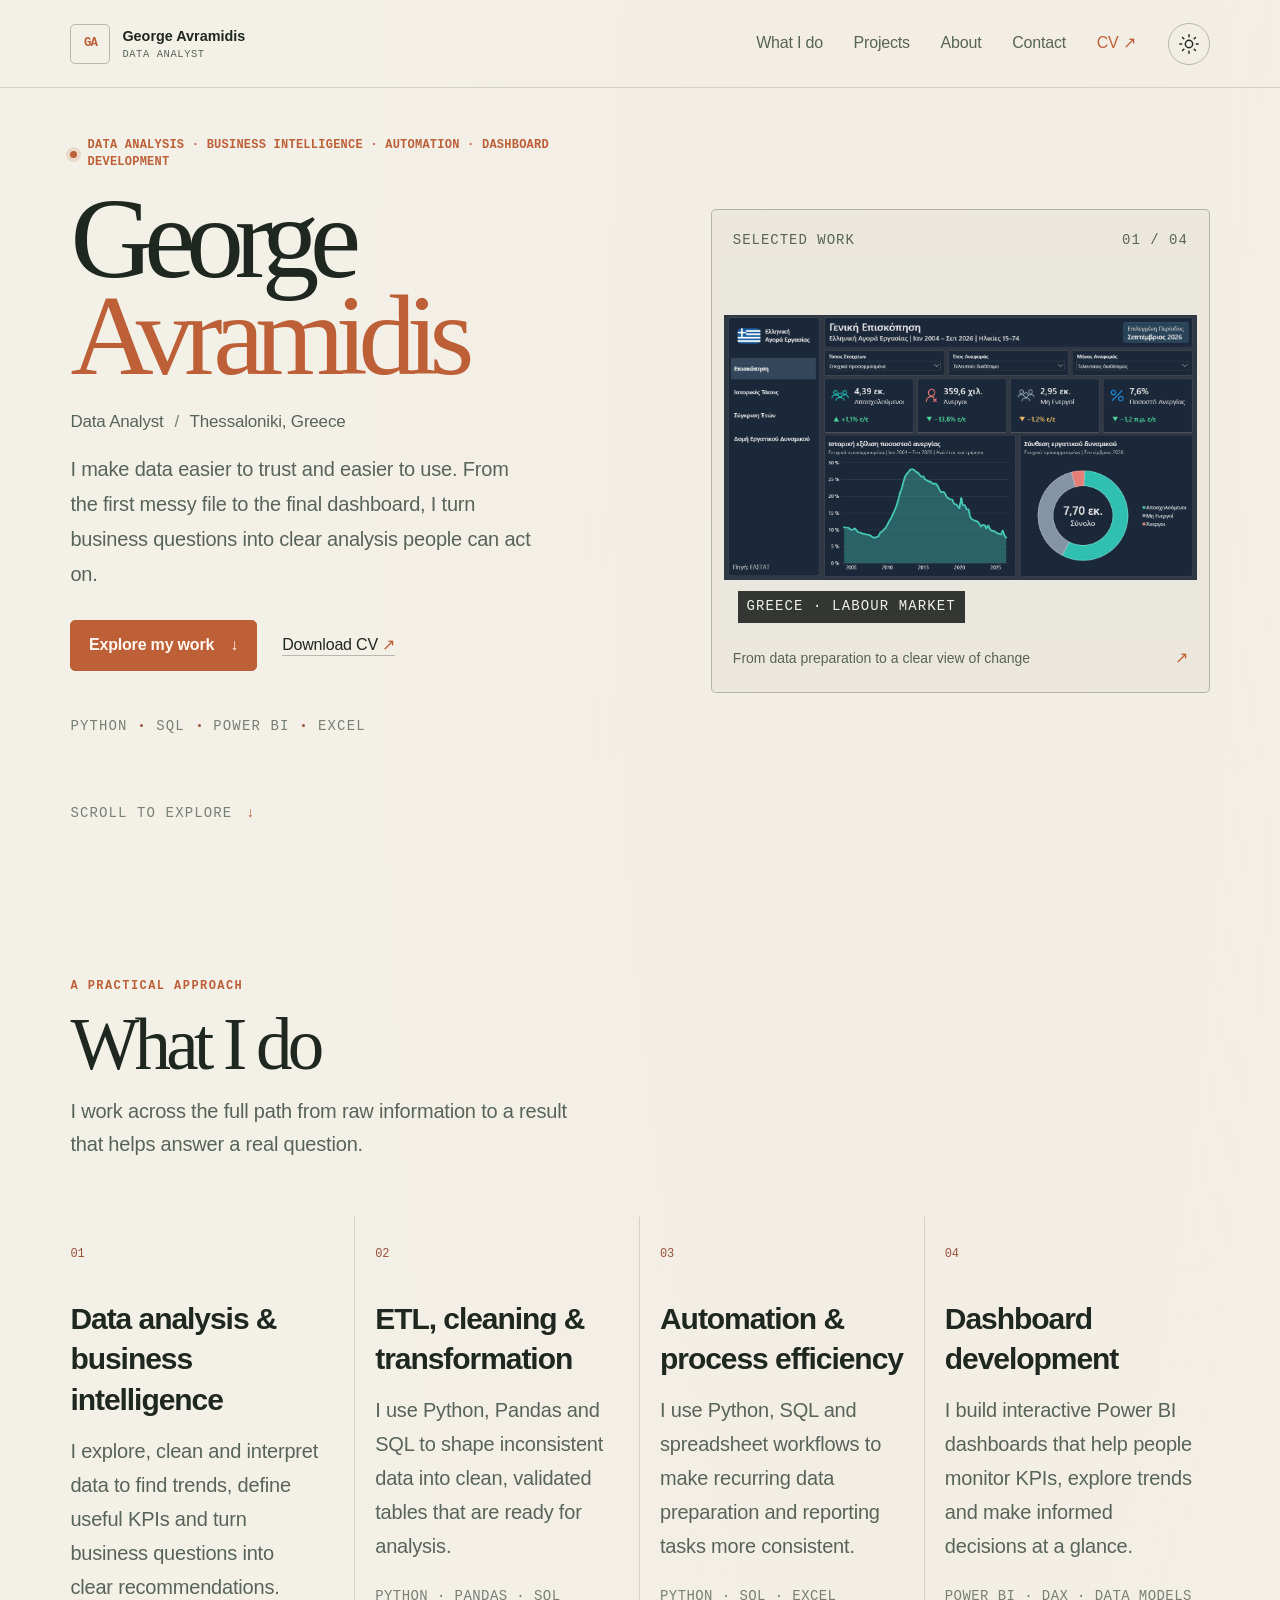
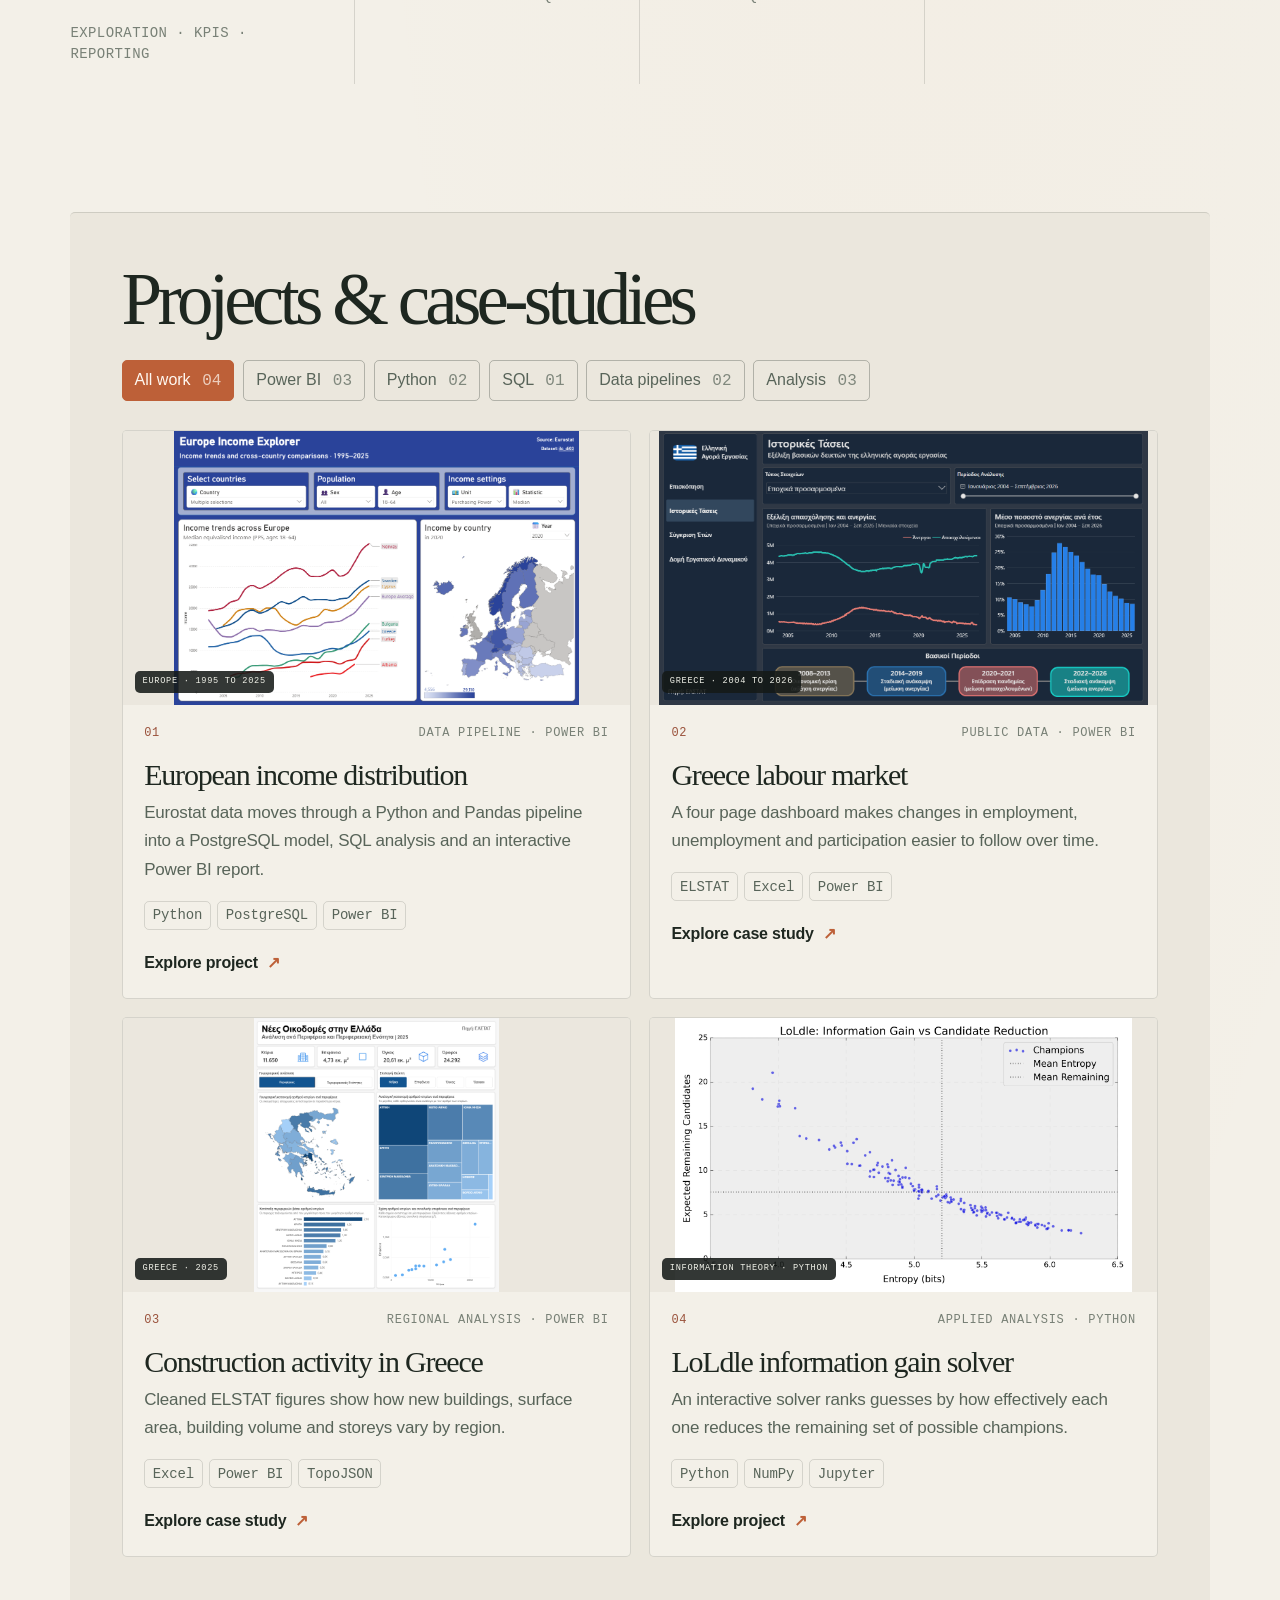
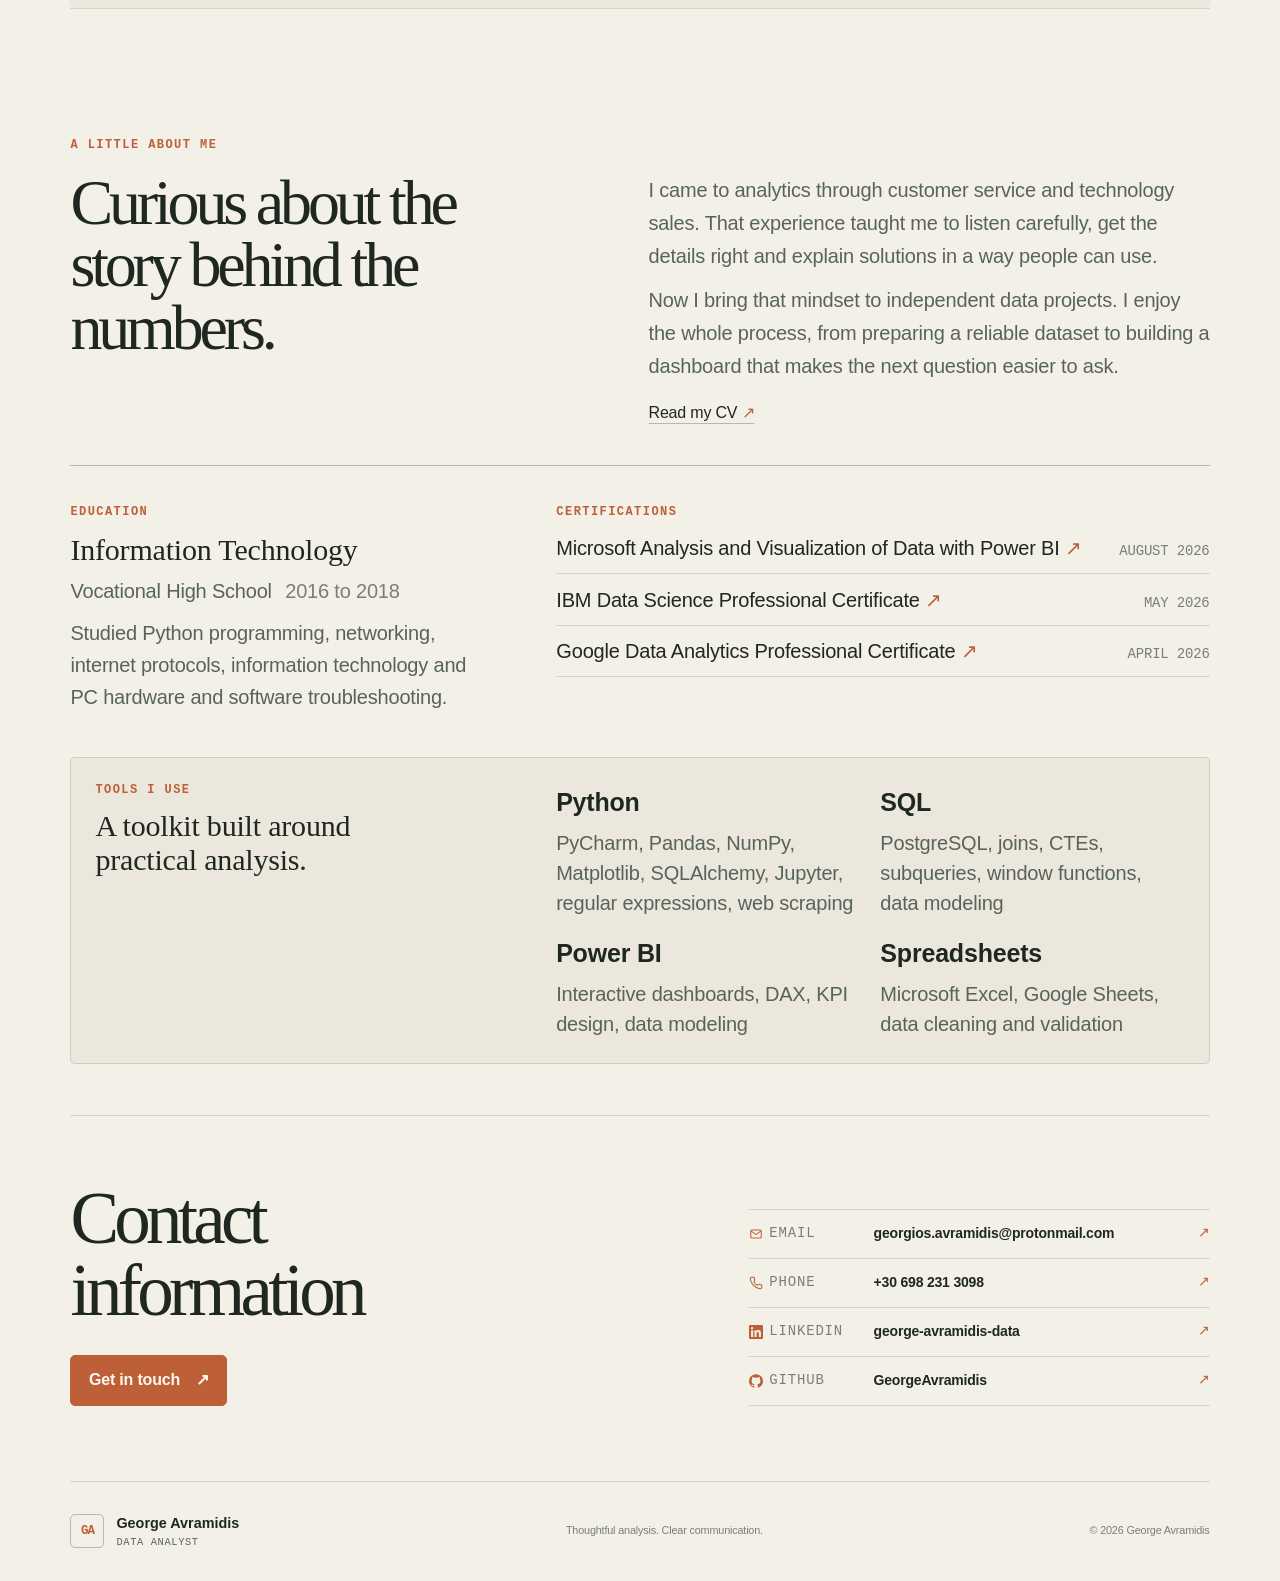
<file: index.html>
<!doctype html>
<html lang="en" data-theme="dark">
<head>
  <meta charset="utf-8">
  <meta name="viewport" content="width=device-width, initial-scale=1">
  <meta name="theme-color" content="#151a17">
  <meta name="description" content="George Avramidis is a Data Analyst who turns raw data into clear analysis, useful dashboards and better business decisions.">
  <meta property="og:title" content="George Avramidis | Data Analyst">
  <meta property="og:description" content="Analytics, data workflows and Power BI dashboards for more informed decisions.">
  <meta property="og:type" content="website">
  <meta property="og:image" content="assets/projects/labour/overview.png">
  <title>George Avramidis | Data Analyst</title>
  <link rel="icon" href="assets/favicon.svg?v=ga" type="image/svg+xml">
  <link rel="stylesheet" href="styles.css?v=2026-11-28u">
  <script src="script.js?v=2026-11-27d" defer></script>
</head>
<body>
  <a class="skip-link" href="#main">Skip to content</a>
  <header class="site-header" id="top">
    <a class="brand" href="index.html" aria-label="George Avramidis home">
      <span class="brand-mark">GA</span>
      <span class="brand-name">George Avramidis<span>Data Analyst</span></span>
    </a>
    <button class="nav-toggle" type="button" aria-expanded="false" aria-controls="site-nav" aria-label="Open navigation">
      <span></span><span></span>
    </button>
    <nav class="site-nav" id="site-nav" aria-label="Main navigation">
      <a href="#what-i-do" data-scroll-exact>What I do</a>
      <a href="#projects" data-scroll-exact>Projects</a>
      <a href="#about" data-scroll-exact>About</a>
      <a href="#contact" data-scroll-exact>Contact</a>
      <a class="nav-cv" href="assets/George_Avramidis_CV.pdf?v=2026-11-26" target="_blank" rel="noopener">CV <span aria-hidden="true">↗</span></a>
    </nav>
    <button class="theme-toggle" type="button" aria-label="Switch to light theme" title="Switch theme">
      <svg class="theme-icon" viewBox="0 0 24 24" aria-hidden="true">
        <circle cx="12" cy="12" r="4"></circle>
        <path d="M12 2v2m0 16v2M4.93 4.93l1.42 1.42m11.3 11.3 1.42 1.42M2 12h2m16 0h2M4.93 19.07l1.42-1.42m11.3-11.3 1.42-1.42"></path>
      </svg>
    </button>
  </header>

  <main id="main">
    <section class="hero page-wrap" aria-labelledby="hero-title">
      <div class="hero-copy reveal">
        <p class="eyebrow"><span class="status-dot" aria-hidden="true"></span> Data analysis · Business intelligence · Automation · Dashboard development</p>
        <h1 id="hero-title">George<br><span>Avramidis</span></h1>
        <p class="hero-role">Data Analyst <span aria-hidden="true">/</span> Thessaloniki, Greece</p>
        <p class="hero-intro">I make data easier to trust and easier to use. From the first messy file to the final dashboard, I turn business questions into clear analysis people can act on.</p>
        <div class="hero-actions">
          <a class="button button-primary" href="#projects" data-scroll-exact>Explore my work <span aria-hidden="true">↓</span></a>
          <a class="text-link" href="assets/George_Avramidis_CV.pdf?v=2026-11-26" target="_blank" rel="noopener">Download CV <span aria-hidden="true">↗</span></a>
        </div>
        <div class="hero-meta"><span>Python</span><i></i><span>SQL</span><i></i><span>Power BI</span><i></i><span>Excel</span></div>
      </div>
      <figure class="hero-visual reveal">
        <div class="hero-visual-head"><span>SELECTED WORK</span><span>01 / 04</span></div>
        <a class="hero-image-link" href="case-studies/greece-labour-market.html" aria-label="Open the Greece Labour Market Analysis case study">
          <img src="assets/projects/labour/overview.png" alt="Power BI overview of Greece labour market indicators" fetchpriority="high">
          <span class="image-index">GREECE · LABOUR MARKET</span>
        </a>
        <figcaption><span>From data preparation to a clear view of change</span><a href="case-studies/greece-labour-market.html" aria-label="View labour market case study">↗</a></figcaption>
      </figure>
      <a class="scroll-cue" href="#what-i-do" data-scroll-exact><span>Scroll to explore</span><span aria-hidden="true">↓</span></a>
    </section>

    <section class="section section-services page-wrap" id="what-i-do" aria-labelledby="services-title">
      <div class="section-heading services-heading reveal">
        <p class="eyebrow">A practical approach</p>
        <h2 id="services-title">What I do</h2>
        <p class="section-lead">I work across the full path from raw information to a result that helps answer a real question.</p>
      </div>
      <div class="services-grid">
        <article class="service-card reveal">
          <span class="service-number">01</span>
          <h3>Data analysis &amp;<br>business intelligence</h3>
          <p>I explore, clean and interpret data to find trends, define useful KPIs and turn business questions into clear recommendations.</p>
          <span class="service-tools">Exploration · KPIs · Reporting</span>
        </article>
        <article class="service-card reveal">
          <span class="service-number">02</span>
          <h3>ETL, cleaning &amp;<br>transformation</h3>
          <p>I use Python, Pandas and SQL to shape inconsistent data into clean, validated tables that are ready for analysis.</p>
          <span class="service-tools">Python · Pandas · SQL</span>
        </article>
        <article class="service-card reveal">
          <span class="service-number">03</span>
          <h3>Automation &amp;<br>process efficiency</h3>
          <p>I use Python, SQL and spreadsheet workflows to make recurring data preparation and reporting tasks more consistent.</p>
          <span class="service-tools">Python · SQL · Excel</span>
        </article>
        <article class="service-card reveal">
          <span class="service-number">04</span>
          <h3>Dashboard<br>development</h3>
          <p>I build interactive Power BI dashboards that help people monitor KPIs, explore trends and make informed decisions at a glance.</p>
          <span class="service-tools">Power BI · DAX · Data models</span>
        </article>
      </div>
    </section>

    <section class="section section-projects page-wrap" id="projects" aria-labelledby="projects-title">
      <div class="section-heading project-heading reveal">
        <div>
          <h2 id="projects-title">Projects &amp; case-studies</h2>
        </div>
      </div>
      <div class="project-filters reveal" role="group" aria-label="Filter projects">
        <button type="button" class="filter-button is-active" data-filter="all" aria-pressed="true">All work <span>04</span></button>
        <button type="button" class="filter-button" data-filter="dashboard" aria-pressed="false">Power BI <span>03</span></button>
        <button type="button" class="filter-button" data-filter="python" aria-pressed="false">Python <span>02</span></button>
        <button type="button" class="filter-button" data-filter="sql" aria-pressed="false">SQL <span>01</span></button>
        <button type="button" class="filter-button" data-filter="pipeline" aria-pressed="false">Data pipelines <span>02</span></button>
        <button type="button" class="filter-button" data-filter="analysis" aria-pressed="false">Analysis <span>03</span></button>
      </div>
      <p class="sr-only" id="filter-status" aria-live="polite"></p>
      <div class="projects-grid">
        <article class="project-card reveal" data-categories="pipeline dashboard python sql">
          <a class="project-image" href="case-studies/eurostat-income-pipeline.html" aria-label="Read the Eurostat income pipeline case study">
            <img src="assets/projects/eurostat/dashboard-current.png" alt="Latest Power BI dashboard for European income distribution" loading="lazy">
            <span class="project-image-label">EUROPE · 1995 TO 2025</span>
          </a>
          <div class="project-card-body">
            <div class="project-kicker"><span>01</span><span>Data pipeline · Power BI</span></div>
            <h3><a href="case-studies/eurostat-income-pipeline.html">European income distribution</a></h3>
            <p>Eurostat data moves through a Python and Pandas pipeline into a PostgreSQL model, SQL analysis and an interactive Power BI report.</p>
            <div class="tag-list"><span>Python</span><span>PostgreSQL</span><span>Power BI</span></div>
            <a class="card-link" href="case-studies/eurostat-income-pipeline.html">Explore project <span aria-hidden="true">↗</span></a>
          </div>
        </article>
        <article class="project-card reveal" data-categories="dashboard analysis">
          <a class="project-image" href="case-studies/greece-labour-market.html" aria-label="Read the Greece labour market case study">
            <img src="assets/projects/labour/historical-trends.png" alt="Historical employment and unemployment trends in Greece" loading="lazy">
            <span class="project-image-label">GREECE · 2004 TO 2026</span>
          </a>
          <div class="project-card-body">
            <div class="project-kicker"><span>02</span><span>Public data · Power BI</span></div>
            <h3><a href="case-studies/greece-labour-market.html">Greece labour market</a></h3>
            <p>A four page dashboard makes changes in employment, unemployment and participation easier to follow over time.</p>
            <div class="tag-list"><span>ELSTAT</span><span>Excel</span><span>Power BI</span></div>
            <a class="card-link" href="case-studies/greece-labour-market.html">Explore case study <span aria-hidden="true">↗</span></a>
          </div>
        </article>
        <article class="project-card reveal" data-categories="dashboard analysis">
          <a class="project-image" href="case-studies/greece-construction.html" aria-label="Read the Greece construction analysis case study">
            <img src="assets/projects/construction/regions-dashboard.png" alt="Power BI dashboard comparing new building activity across Greek regions" loading="lazy">
            <span class="project-image-label">GREECE · 2025</span>
          </a>
          <div class="project-card-body">
            <div class="project-kicker"><span>03</span><span>Regional analysis · Power BI</span></div>
            <h3><a href="case-studies/greece-construction.html">Construction activity in Greece</a></h3>
            <p>Cleaned ELSTAT figures show how new buildings, surface area, building volume and storeys vary by region.</p>
            <div class="tag-list"><span>Excel</span><span>Power BI</span><span>TopoJSON</span></div>
            <a class="card-link" href="case-studies/greece-construction.html">Explore case study <span aria-hidden="true">↗</span></a>
          </div>
        </article>
        <article class="project-card reveal" data-categories="pipeline analysis python">
          <a class="project-image" href="case-studies/loldle-solver.html" aria-label="Read the LoLdle solver case study">
            <img src="assets/projects/loldle/entropy-vs-candidates.png" alt="Scatter plot comparing information entropy with the expected number of remaining candidates" loading="lazy">
            <span class="project-image-label">INFORMATION THEORY · PYTHON</span>
          </a>
          <div class="project-card-body">
            <div class="project-kicker"><span>04</span><span>Applied analysis · Python</span></div>
            <h3><a href="case-studies/loldle-solver.html">LoLdle information gain solver</a></h3>
            <p>An interactive solver ranks guesses by how effectively each one reduces the remaining set of possible champions.</p>
            <div class="tag-list"><span>Python</span><span>NumPy</span><span>Jupyter</span></div>
            <a class="card-link" href="case-studies/loldle-solver.html">Explore project <span aria-hidden="true">↗</span></a>
          </div>
        </article>
      </div>
    </section>

    <section class="section section-about page-wrap" id="about" aria-labelledby="about-title">
      <div class="about-intro reveal">
        <p class="eyebrow">A little about me</p>
        <h2 id="about-title">Curious about the story behind the numbers.</h2>
      </div>
      <div class="about-copy reveal">
        <p>I came to analytics through customer service and technology sales. That experience taught me to listen carefully, get the details right and explain solutions in a way people can use.</p>
        <p>Now I bring that mindset to independent data projects. I enjoy the whole process, from preparing a reliable dataset to building a dashboard that makes the next question easier to ask.</p>
        <a class="text-link" href="assets/George_Avramidis_CV.pdf?v=2026-11-26" target="_blank" rel="noopener">Read my CV <span aria-hidden="true">↗</span></a>
      </div>
      <div class="about-details reveal">
        <div class="detail-block">
          <p class="detail-label">Education</p>
          <h3>Information Technology</h3>
          <p>Vocational High School <span>2016 to 2018</span></p>
          <p class="detail-note">Studied Python programming, networking, internet protocols, information technology and PC hardware and software troubleshooting.</p>
        </div>
        <div class="detail-block">
          <p class="detail-label">Certifications</p>
          <ul class="credential-list">
            <li><a href="https://www.coursera.org/account/accomplishments/verify/PFUOS0MH8EF7" target="_blank" rel="noopener noreferrer">Microsoft Analysis and Visualization of Data with Power BI <span>↗</span></a><small>August 2026</small></li>
            <li><a href="https://www.coursera.org/account/accomplishments/professional-cert/GWIDA51G6QZO" target="_blank" rel="noopener noreferrer">IBM Data Science Professional Certificate <span>↗</span></a><small>May 2026</small></li>
            <li><a href="https://www.coursera.org/account/accomplishments/professional-cert/458SVNIJDNKN" target="_blank" rel="noopener noreferrer">Google Data Analytics Professional Certificate <span>↗</span></a><small>April 2026</small></li>
          </ul>
        </div>
      </div>
      <div class="skills-strip reveal" aria-labelledby="skills-title">
        <div>
          <p class="eyebrow">Tools I use</p>
          <h3 id="skills-title">A toolkit built around practical analysis.</h3>
        </div>
        <div class="skills-columns">
          <div><strong>Python</strong><span>PyCharm, Pandas, NumPy, Matplotlib, SQLAlchemy, Jupyter, regular expressions, web scraping</span></div>
          <div><strong>SQL</strong><span>PostgreSQL, joins, CTEs, subqueries, window functions, data modeling</span></div>
          <div><strong>Power BI</strong><span>Interactive dashboards, DAX, KPI design, data modeling</span></div>
          <div><strong>Spreadsheets</strong><span>Microsoft Excel, Google Sheets, data cleaning and validation</span></div>
        </div>
      </div>
    </section>

    <section class="contact-panel page-wrap" id="contact" aria-labelledby="contact-title">
      <div class="contact-copy reveal">
        <h2 id="contact-title">Contact<br>information</h2>
        <a class="button button-primary" href="mailto:georgios.avramidis@protonmail.com">Get in touch <span aria-hidden="true">↗</span></a>
      </div>
      <div class="contact-links reveal">
        <a href="mailto:georgios.avramidis@protonmail.com"><span class="contact-label"><svg class="contact-icon" viewBox="0 0 24 24" fill="none" stroke="currentColor" stroke-width="1.8" stroke-linecap="round" stroke-linejoin="round" aria-hidden="true"><rect x="3" y="5" width="18" height="14" rx="2"/><path d="m4 7 8 6 8-6"/></svg>Email</span><strong>georgios.avramidis@protonmail.com</strong><span aria-hidden="true">↗</span></a>
        <a href="tel:+306982313098"><span class="contact-label"><svg class="contact-icon" viewBox="0 0 24 24" fill="none" stroke="currentColor" stroke-width="1.8" stroke-linecap="round" stroke-linejoin="round" aria-hidden="true"><path d="M22 16.92v3a2 2 0 0 1-2.18 2 19.79 19.79 0 0 1-8.63-3.07 19.5 19.5 0 0 1-6-6A19.79 19.79 0 0 1 2.14 4.2 2 2 0 0 1 4.13 2h3a2 2 0 0 1 2 1.72c.12.96.35 1.9.7 2.8a2 2 0 0 1-.45 2.11L8.1 9.91a16 16 0 0 0 6 6l1.27-1.27a2 2 0 0 1 2.11-.45c.9.35 1.84.59 2.8.7a2 2 0 0 1 1.72 2.03z"/></svg>Phone</span><strong>+30 698 231 3098</strong><span aria-hidden="true">↗</span></a>
        <a href="https://www.linkedin.com/in/george-avramidis-data/" target="_blank" rel="noopener noreferrer"><span class="contact-label"><svg class="contact-icon" viewBox="0 0 24 24" fill="currentColor" aria-hidden="true"><path d="M20.447 20.452h-3.554v-5.569c0-1.328-.027-3.037-1.852-3.037-1.853 0-2.136 1.445-2.136 2.939v5.667H9.35V9h3.414v1.561h.049c.476-.9 1.637-1.85 3.37-1.85 3.602 0 4.27 2.37 4.27 5.456v6.285zM5.337 7.433a2.062 2.062 0 1 1 0-4.124 2.062 2.062 0 0 1 0 4.124zM7.119 20.452H3.554V9h3.565v11.452zM22.225 0H1.771C.792 0 0 .774 0 1.729v20.542C0 23.227.792 24 1.771 24h20.451C23.2 24 24 23.227 24 22.271V1.729C24 .774 23.2 0 22.225 0z"/></svg>LinkedIn</span><strong>george-avramidis-data</strong><span aria-hidden="true">↗</span></a>
        <a href="https://github.com/GeorgeAvramidis" target="_blank" rel="noopener noreferrer"><span class="contact-label"><svg class="contact-icon" viewBox="0 0 24 24" fill="currentColor" aria-hidden="true"><path d="M12 .297a12 12 0 0 0-3.79 23.39c.6.111.82-.26.82-.577v-2.234c-3.338.726-4.043-1.416-4.043-1.416-.546-1.387-1.333-1.756-1.333-1.756-1.09-.745.083-.73.083-.73 1.205.084 1.84 1.237 1.84 1.237 1.07 1.835 2.807 1.305 3.492.998.108-.776.418-1.305.762-1.605-2.665-.304-5.467-1.333-5.467-5.931 0-1.31.468-2.381 1.235-3.221-.124-.303-.535-1.524.117-3.176 0 0 1.007-.322 3.3 1.23a11.5 11.5 0 0 1 6 0c2.292-1.552 3.297-1.23 3.297-1.23.653 1.653.242 2.874.119 3.176.77.84 1.233 1.91 1.233 3.22 0 4.61-2.807 5.624-5.48 5.922.43.37.823 1.103.823 2.222v3.293c0 .32.216.694.825.576A12.001 12.001 0 0 0 12 .297z"/></svg>GitHub</span><strong>GeorgeAvramidis</strong><span aria-hidden="true">↗</span></a>
      </div>
    </section>
  </main>

  <footer class="site-footer home-footer page-wrap">
    <a class="brand brand-footer" href="#top"><span class="brand-mark">GA</span><span class="brand-name">George Avramidis<span>Data Analyst</span></span></a>
    <p>Thoughtful analysis. Clear communication.</p>
    <span>© <span data-current-year>2026</span> George Avramidis</span>
  </footer>
</body>
</html>
</file>
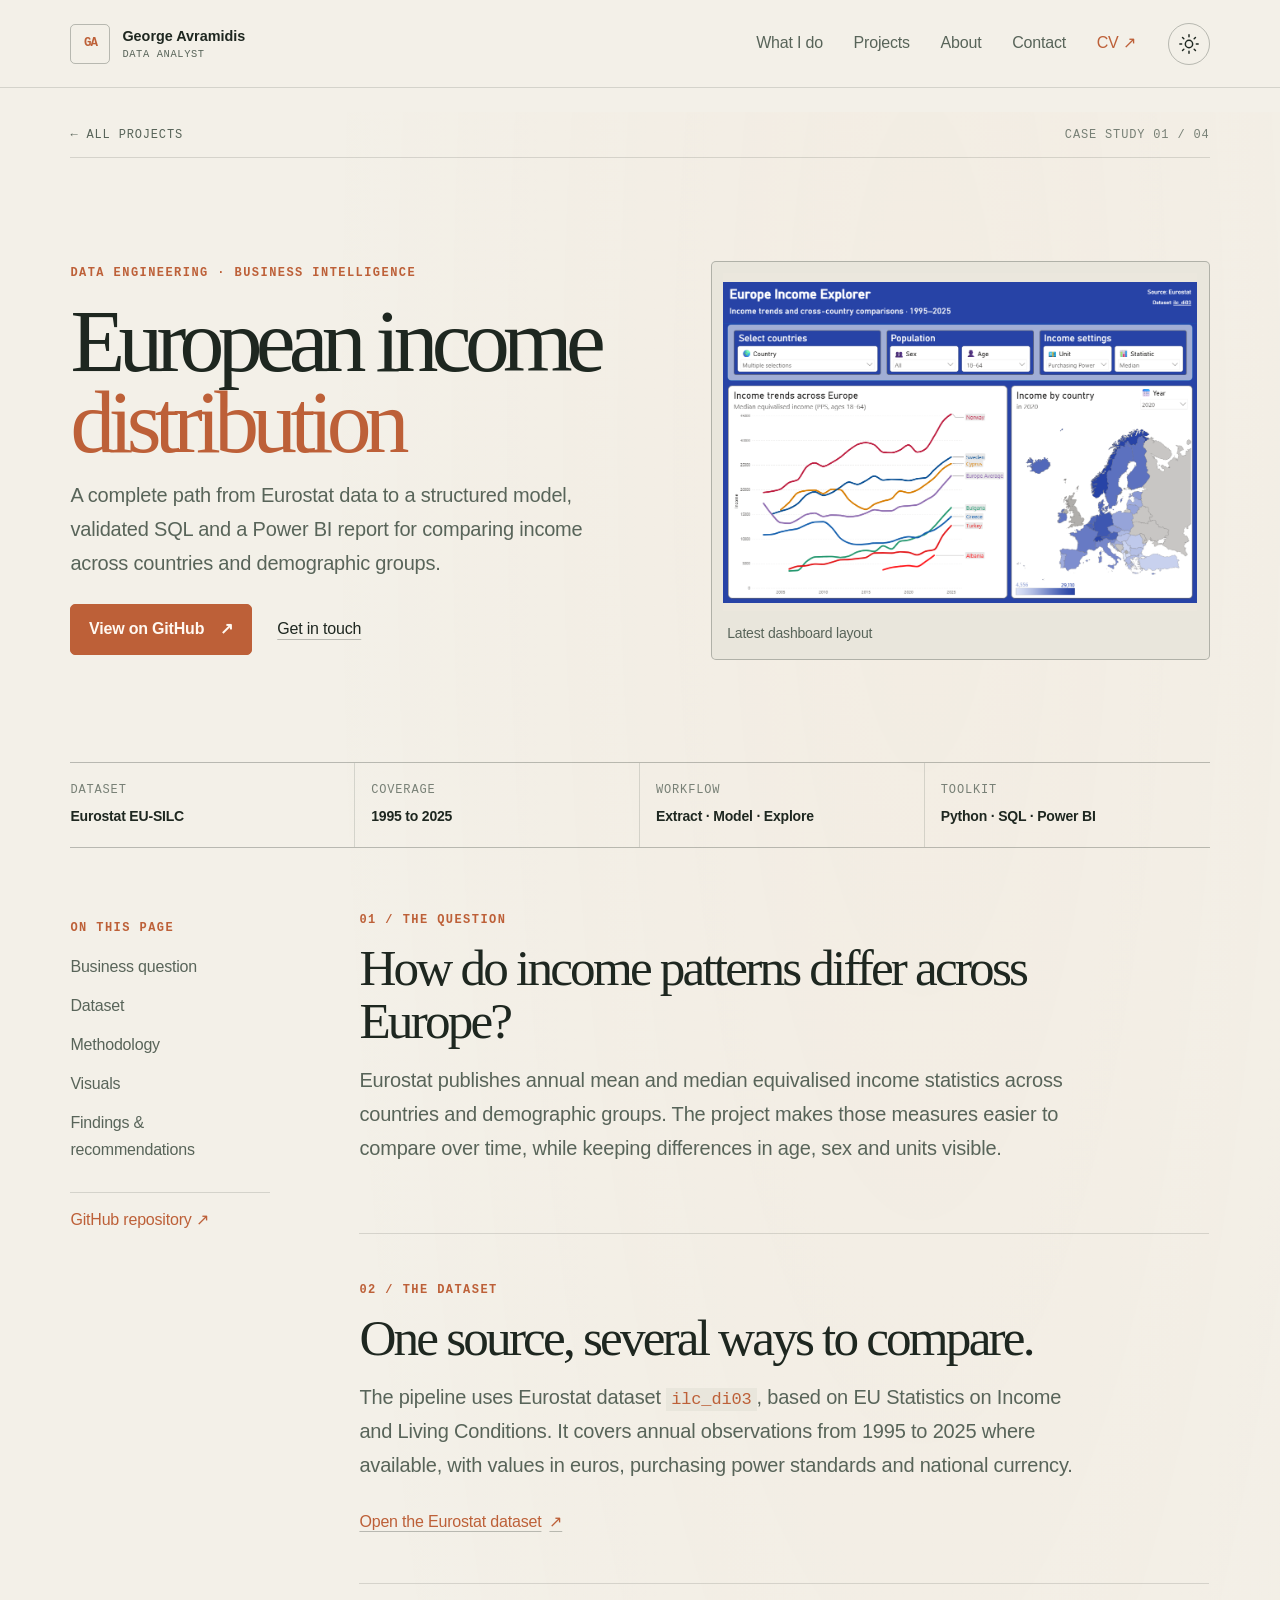
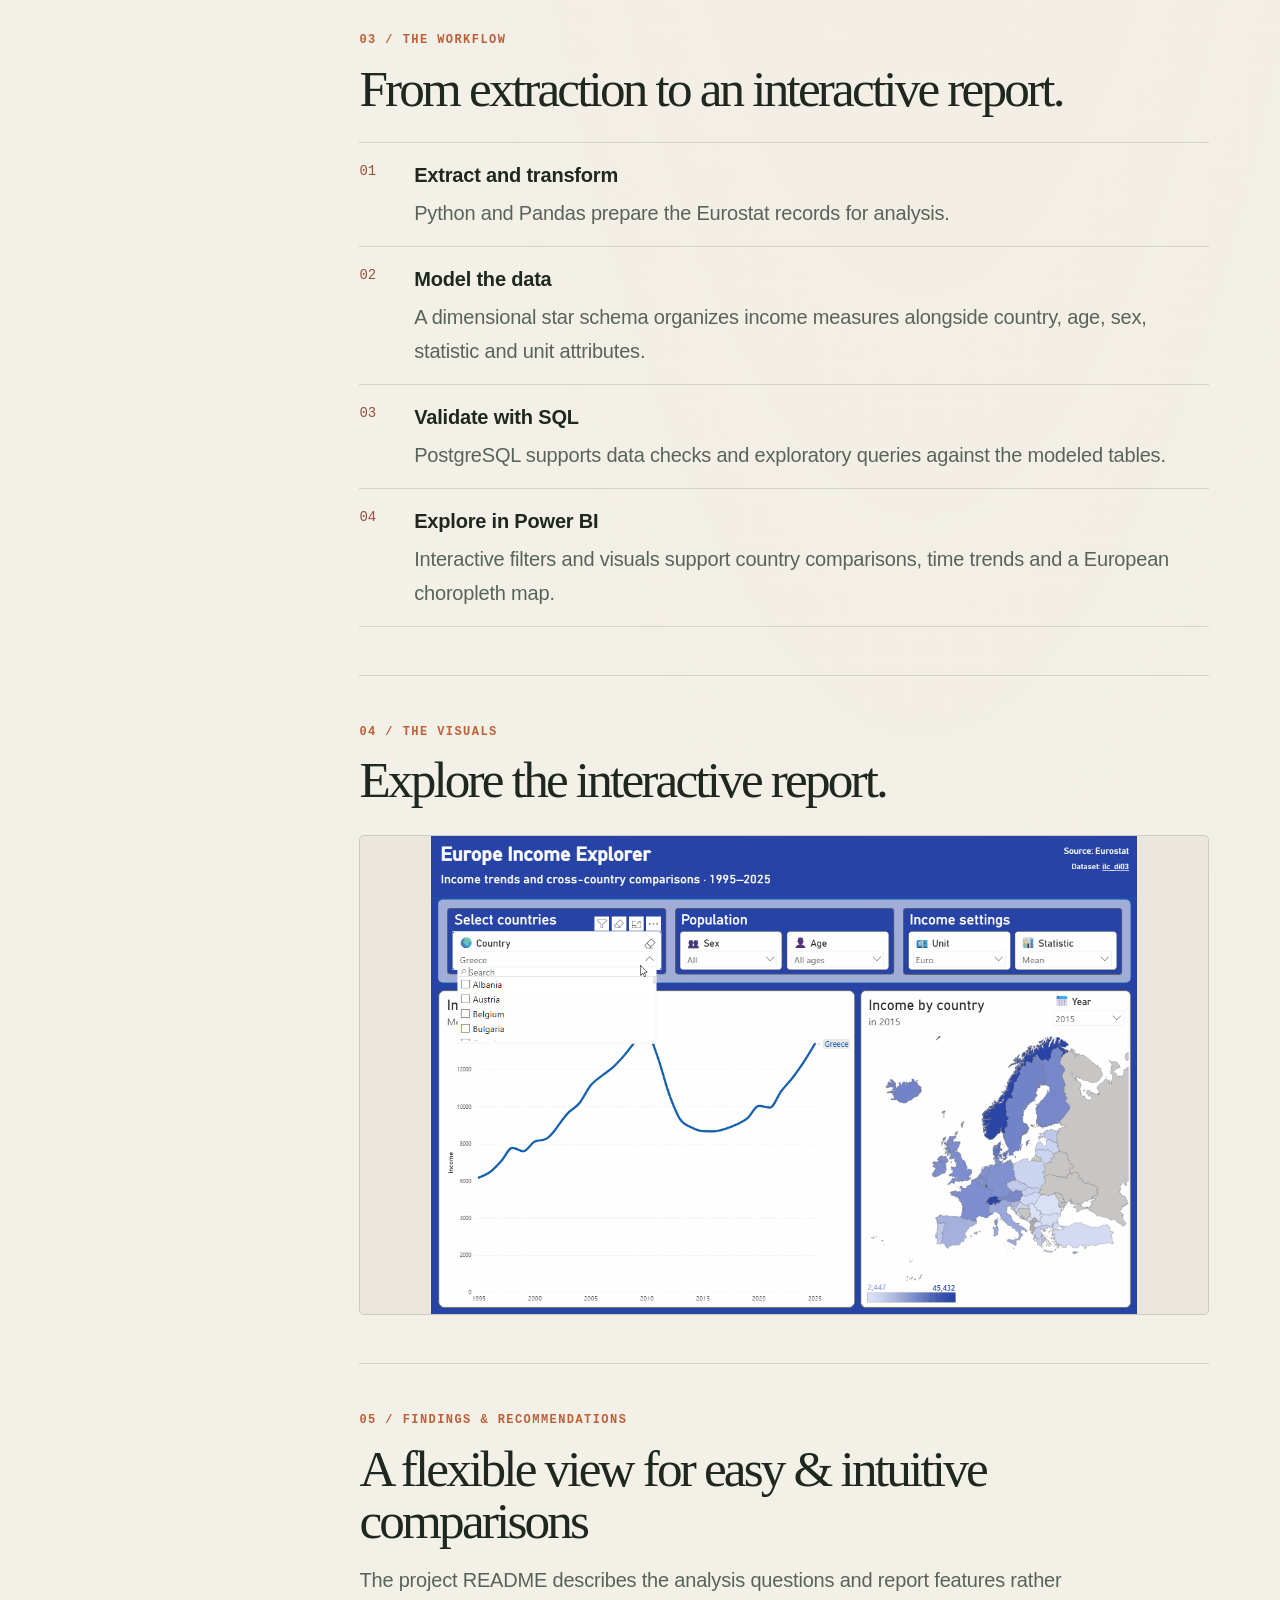
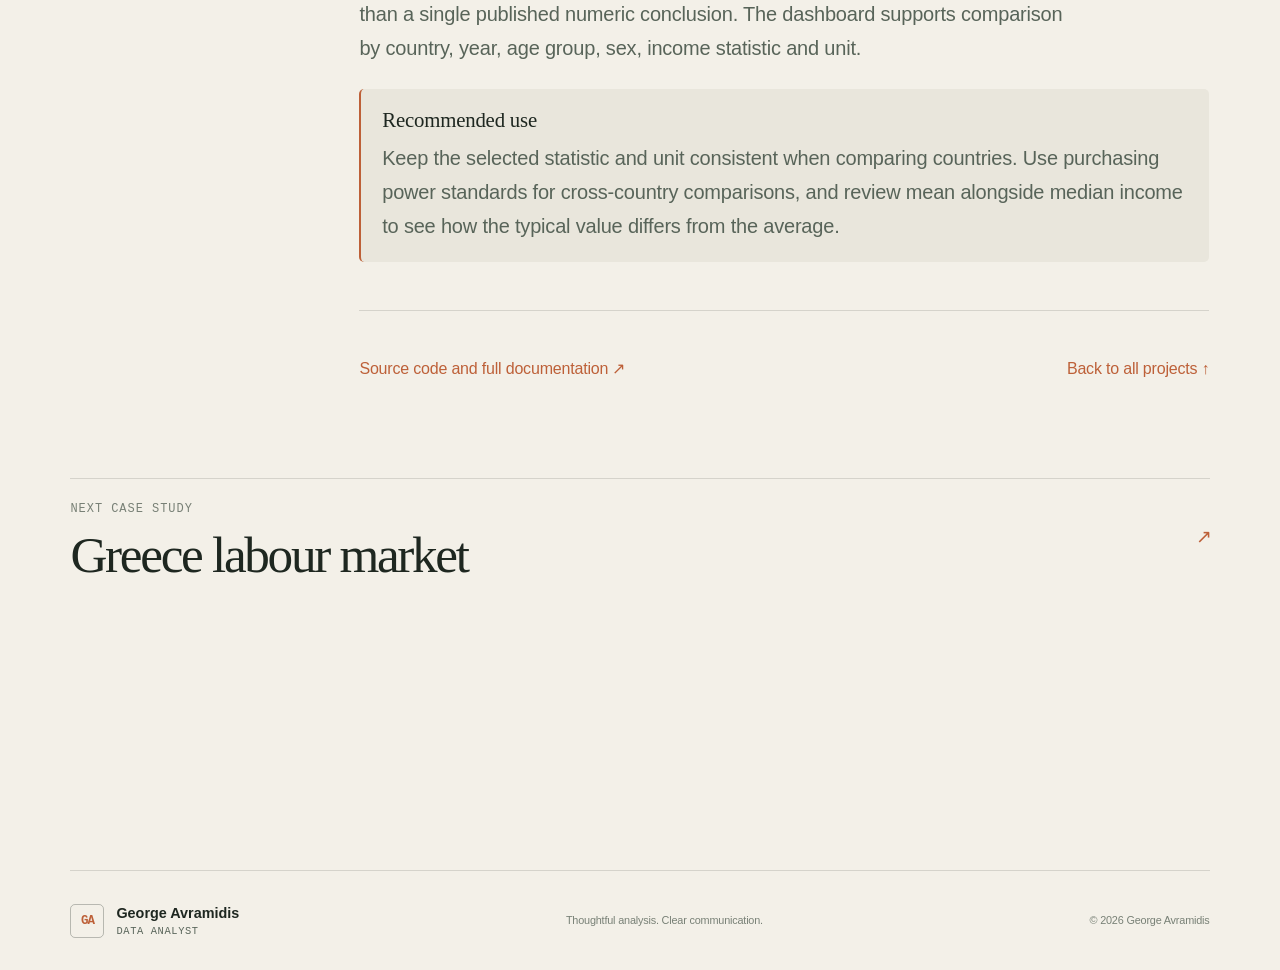
<file: case-studies/eurostat-income-pipeline.html>
<!doctype html>
<html lang="en" data-theme="dark">
<head>
  <meta charset="utf-8">
  <meta name="viewport" content="width=device-width, initial-scale=1">
  <meta name="theme-color" content="#151a17">
  <meta name="description" content="A Python, Pandas, PostgreSQL and Power BI workflow for exploring Eurostat income distribution data across Europe.">
  <title>European Income Distribution Pipeline | George Avramidis</title>
  <link rel="icon" href="../assets/favicon.svg?v=ga" type="image/svg+xml">
  <link rel="stylesheet" href="../styles.css?v=2026-11-28u">
  <script src="../script.js?v=2026-11-27d" defer></script>
</head>
<body>
  <a class="skip-link" href="#main">Skip to content</a>
  <header class="site-header">
    <a class="brand" href="../index.html" aria-label="George Avramidis home">
      <span class="brand-mark">GA</span><span class="brand-name">George Avramidis<span>Data Analyst</span></span>
    </a>
    <button class="nav-toggle" type="button" aria-expanded="false" aria-controls="site-nav" aria-label="Open navigation"><span></span><span></span></button>
    <nav class="site-nav" id="site-nav" aria-label="Main navigation">
      <a href="../index.html#what-i-do">What I do</a><a href="../index.html#projects">Projects</a><a href="../index.html#about">About</a><a href="../index.html#contact">Contact</a>
      <a class="nav-cv" href="../assets/George_Avramidis_CV.pdf?v=2026-11-26" target="_blank" rel="noopener">CV <span aria-hidden="true">↗</span></a>
    </nav>
    <button class="theme-toggle" type="button" aria-label="Switch to light theme" title="Switch theme"><svg class="theme-icon" viewBox="0 0 24 24" aria-hidden="true"><circle cx="12" cy="12" r="4"></circle><path d="M12 2v2m0 16v2M4.93 4.93l1.42 1.42m11.3 11.3 1.42 1.42M2 12h2m16 0h2M4.93 19.07l1.42-1.42m11.3-11.3 1.42-1.42"></path></svg></button>
  </header>
  <main id="main" class="case-page">
    <div class="case-crumb page-wrap"><a href="../index.html#projects">← All projects</a><span>Case study 01 / 04</span></div>
    <section class="case-hero page-wrap">
      <div class="case-title-block reveal">
        <p class="eyebrow">Data engineering · Business intelligence</p>
        <h1>European income<br><span>distribution</span></h1>
        <p class="case-deck">A complete path from Eurostat data to a structured model, validated SQL and a Power BI report for comparing income across countries and demographic groups.</p>
        <div class="hero-actions">
          <a class="button button-primary" href="https://github.com/GeorgeAvramidis/eurostat-income-pipeline" target="_blank" rel="noopener noreferrer">View on GitHub <span aria-hidden="true">↗</span></a>
          <a class="text-link" href="../index.html#contact">Get in touch</a>
        </div>
      </div>
      <figure class="case-cover reveal">
        <img src="../assets/projects/eurostat/dashboard-current.png" alt="Latest static version of the European income distribution Power BI dashboard">
        <figcaption>Latest dashboard layout</figcaption>
      </figure>
    </section>
    <div class="case-facts page-wrap reveal">
      <div><span>Dataset</span><strong>Eurostat EU-SILC</strong></div>
      <div><span>Coverage</span><strong>1995 to 2025</strong></div>
      <div><span>Workflow</span><strong>Extract · Model · Explore</strong></div>
      <div><span>Toolkit</span><strong>Python · SQL · Power BI</strong></div>
    </div>
    <div class="case-layout page-wrap">
      <aside class="case-sidebar">
        <p class="detail-label">On this page</p>
        <a href="#question">Business question</a><a href="#dataset">Dataset</a><a href="#method">Methodology</a><a href="#visuals">Visuals</a><a href="#findings">Findings &amp; recommendations</a>
        <a class="sidebar-github" href="https://github.com/GeorgeAvramidis/eurostat-income-pipeline" target="_blank" rel="noopener noreferrer">GitHub repository ↗</a>
      </aside>
      <div class="case-content">
        <section class="case-section" id="question">
          <p class="eyebrow">01 / The question</p>
          <h2>How do income patterns differ across Europe?</h2>
          <p>Eurostat publishes annual mean and median equivalised income statistics across countries and demographic groups. The project makes those measures easier to compare over time, while keeping differences in age, sex and units visible.</p>
        </section>
        <section class="case-section" id="dataset">
          <p class="eyebrow">02 / The dataset</p>
          <h2>One source, several ways to compare.</h2>
          <p>The pipeline uses Eurostat dataset <code>ilc_di03</code>, based on EU Statistics on Income and Living Conditions. It covers annual observations from 1995 to 2025 where available, with values in euros, purchasing power standards and national currency.</p>
          <a class="inline-source" href="https://ec.europa.eu/eurostat/databrowser/view/ilc_di03/default/table?lang=en" target="_blank" rel="noopener noreferrer">Open the Eurostat dataset <span aria-hidden="true">↗</span></a>
        </section>
        <section class="case-section" id="method">
          <p class="eyebrow">03 / The workflow</p>
          <h2>From extraction to an interactive report.</h2>
          <ol class="method-list">
            <li><span>01</span><div><strong>Extract and transform</strong><p>Python and Pandas prepare the Eurostat records for analysis.</p></div></li>
            <li><span>02</span><div><strong>Model the data</strong><p>A dimensional star schema organizes income measures alongside country, age, sex, statistic and unit attributes.</p></div></li>
            <li><span>03</span><div><strong>Validate with SQL</strong><p>PostgreSQL supports data checks and exploratory queries against the modeled tables.</p></div></li>
            <li><span>04</span><div><strong>Explore in Power BI</strong><p>Interactive filters and visuals support country comparisons, time trends and a European choropleth map.</p></div></li>
          </ol>
        </section>
        <section class="case-section" id="visuals">
          <p class="eyebrow">04 / The visuals</p>
          <h2>Explore the interactive report.</h2>
          <div class="visual-grid">
            <figure class="visual-card visual-wide"><img src="../assets/projects/eurostat/dashboard-exploration.gif" alt="Animated preview of the interactive Eurostat income dashboard" loading="lazy"><figcaption>Power BI dashboard preview</figcaption></figure>
          </div>
        </section>
        <section class="case-section" id="findings">
          <p class="eyebrow">05 / Findings &amp; recommendations</p>
          <h2>A flexible view for easy &amp; intuitive comparisons</h2>
          <p>The project README describes the analysis questions and report features rather than a single published numeric conclusion. The dashboard supports comparison by country, year, age group, sex, income statistic and unit.</p>
          <div class="insight-box">
            <h3>Recommended use</h3>
            <p>Keep the selected statistic and unit consistent when comparing countries. Use purchasing power standards for cross-country comparisons, and review mean alongside median income to see how the typical value differs from the average.</p>
          </div>
        </section>
        <div class="case-end-links"><a href="https://github.com/GeorgeAvramidis/eurostat-income-pipeline" target="_blank" rel="noopener noreferrer">Source code and full documentation <span aria-hidden="true">↗</span></a><a href="../index.html#projects">Back to all projects <span aria-hidden="true">↑</span></a></div>
      </div>
    </div>
    <section class="case-next page-wrap"><span>Next case study</span><a href="greece-labour-market.html">Greece labour market <b aria-hidden="true">↗</b></a></section>
  </main>
  <footer class="site-footer page-wrap"><a class="brand brand-footer" href="../index.html"><span class="brand-mark">GA</span><span class="brand-name">George Avramidis<span>Data Analyst</span></span></a><p>Thoughtful analysis. Clear communication.</p><span>© <span data-current-year>2026</span> George Avramidis</span></footer>
</body>
</html>
</file>
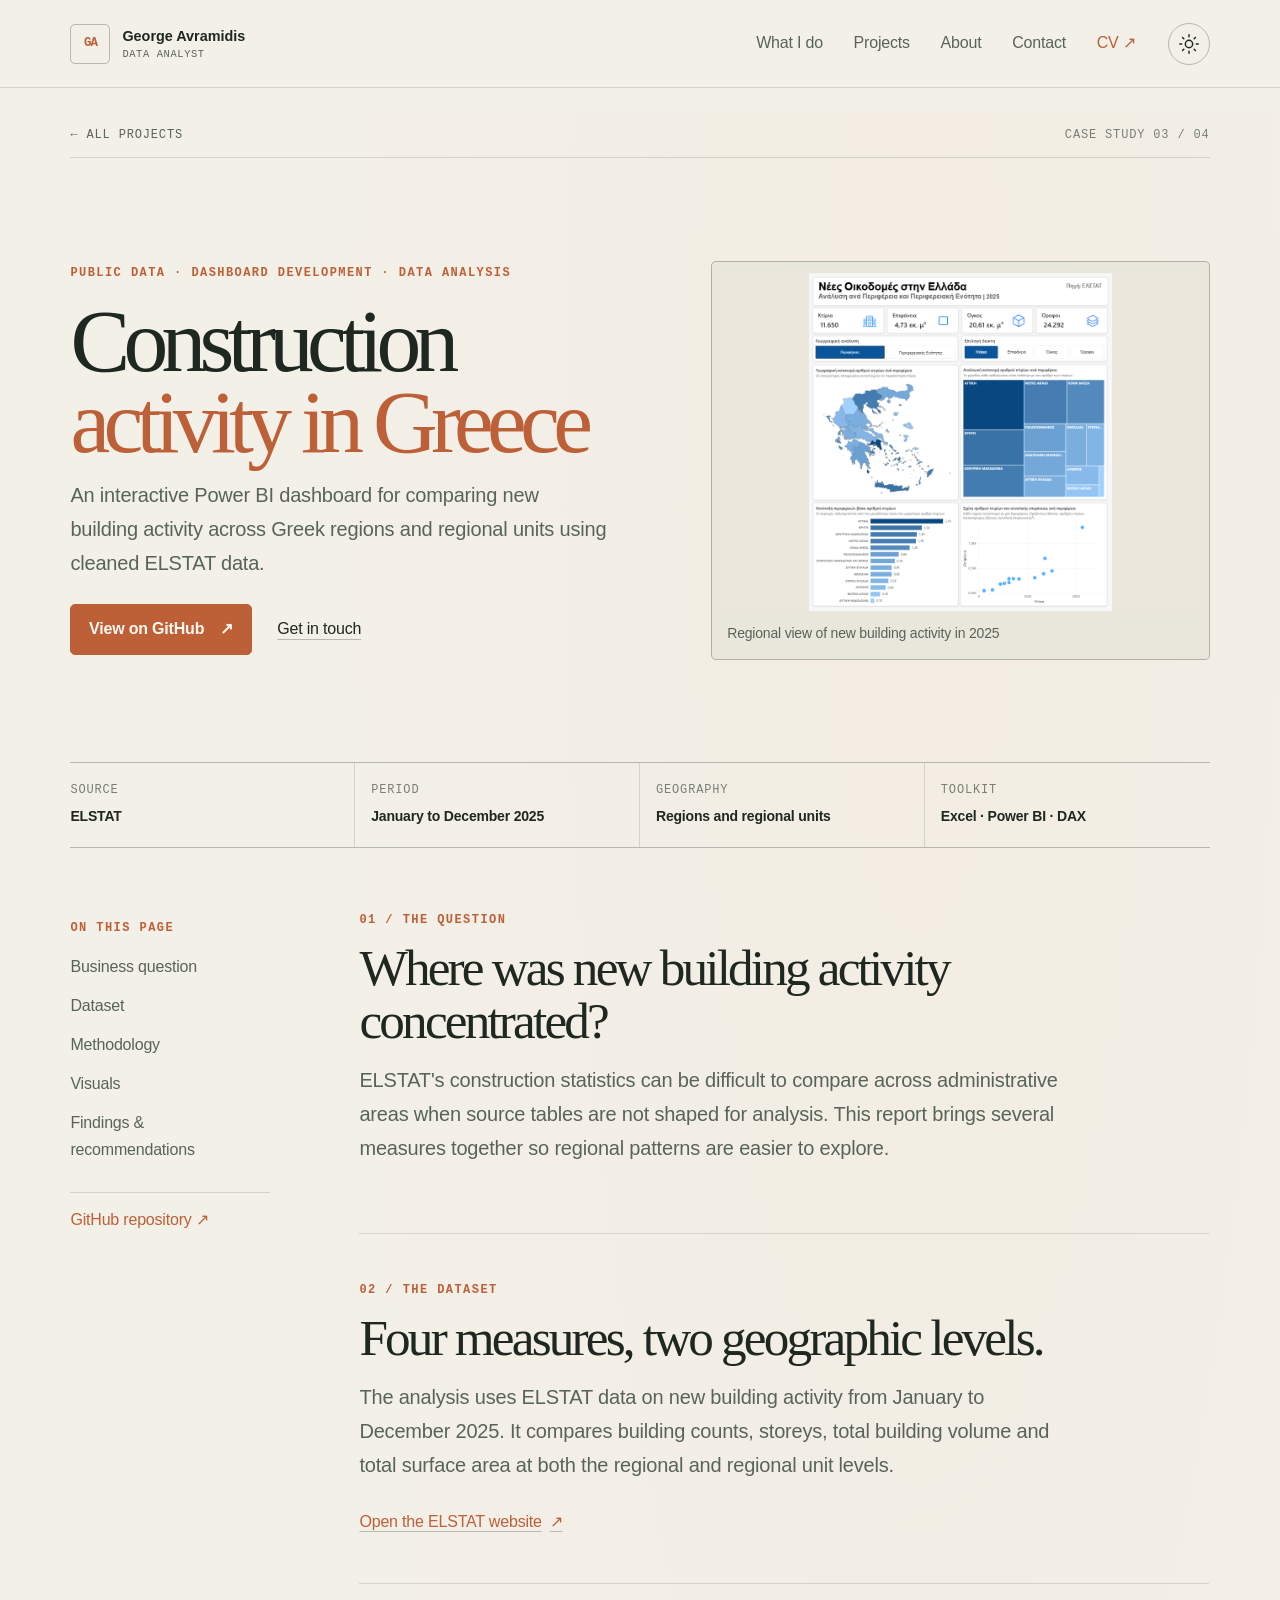
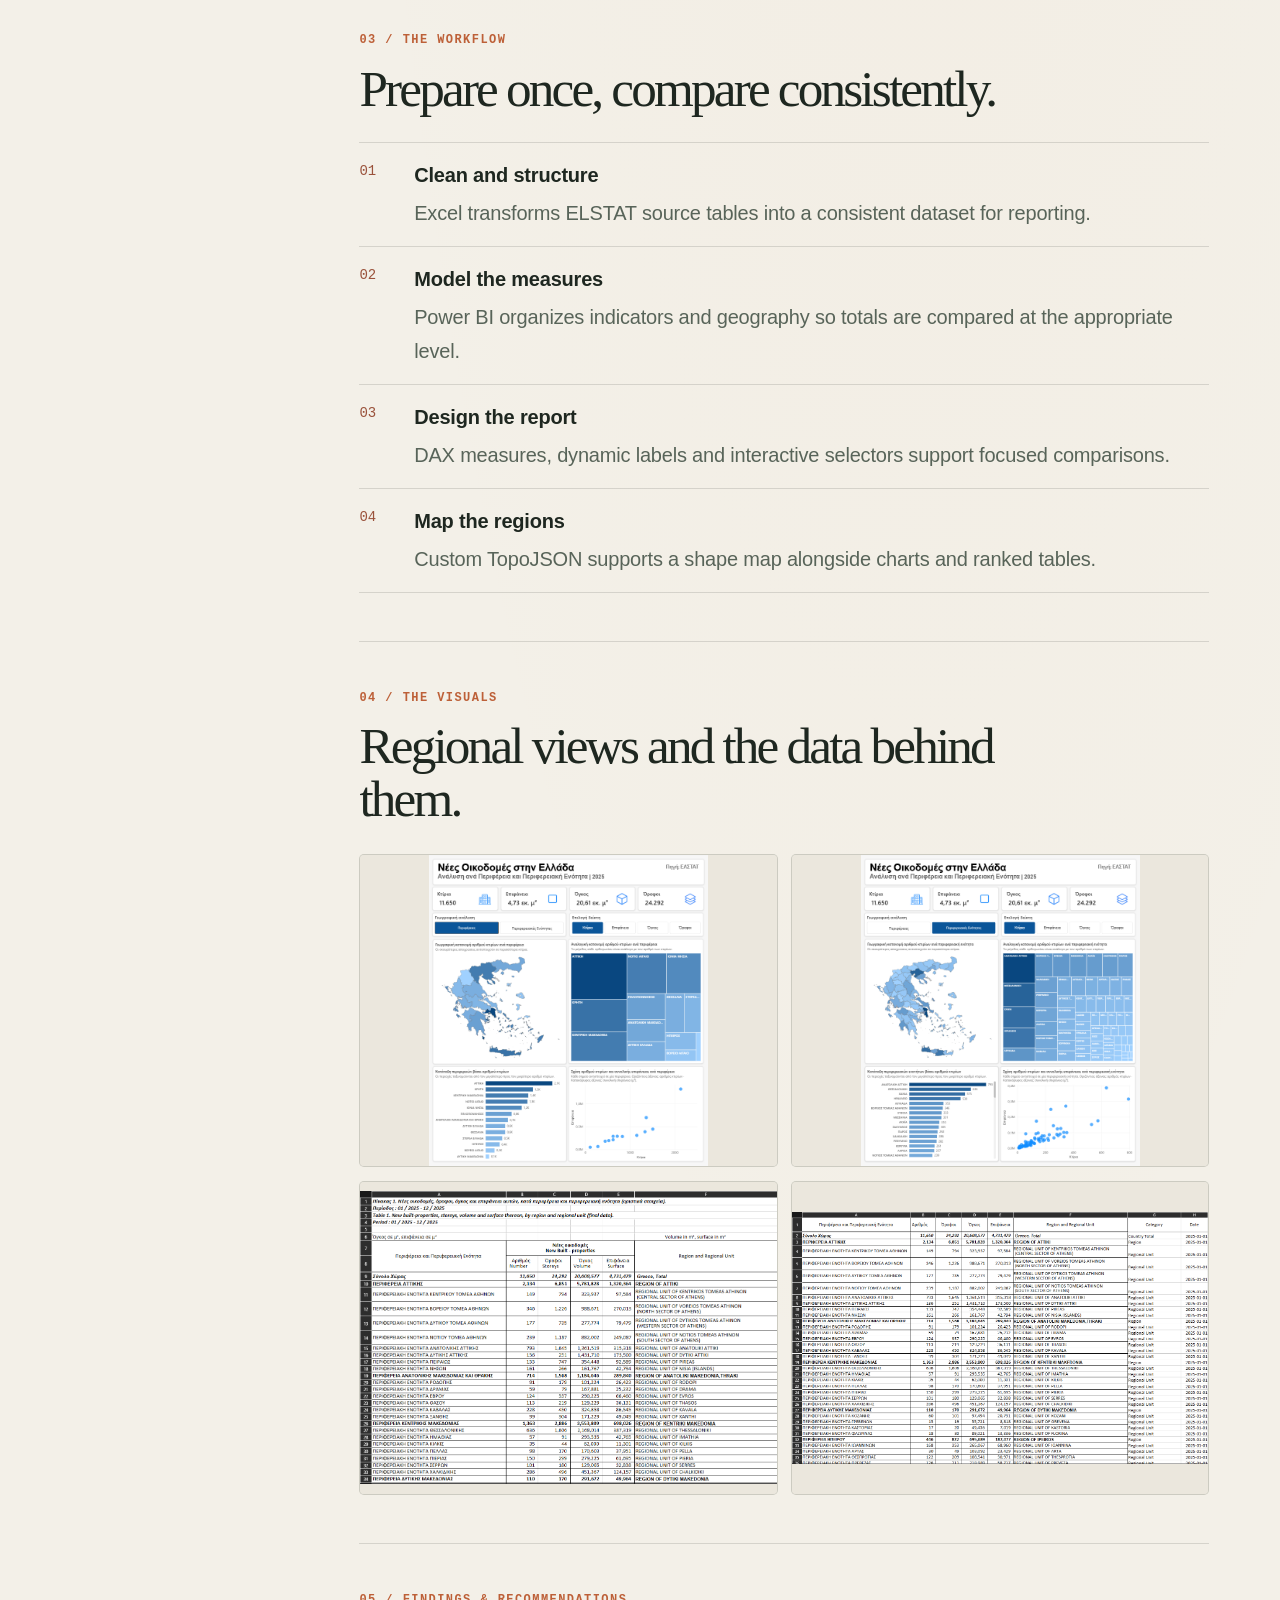
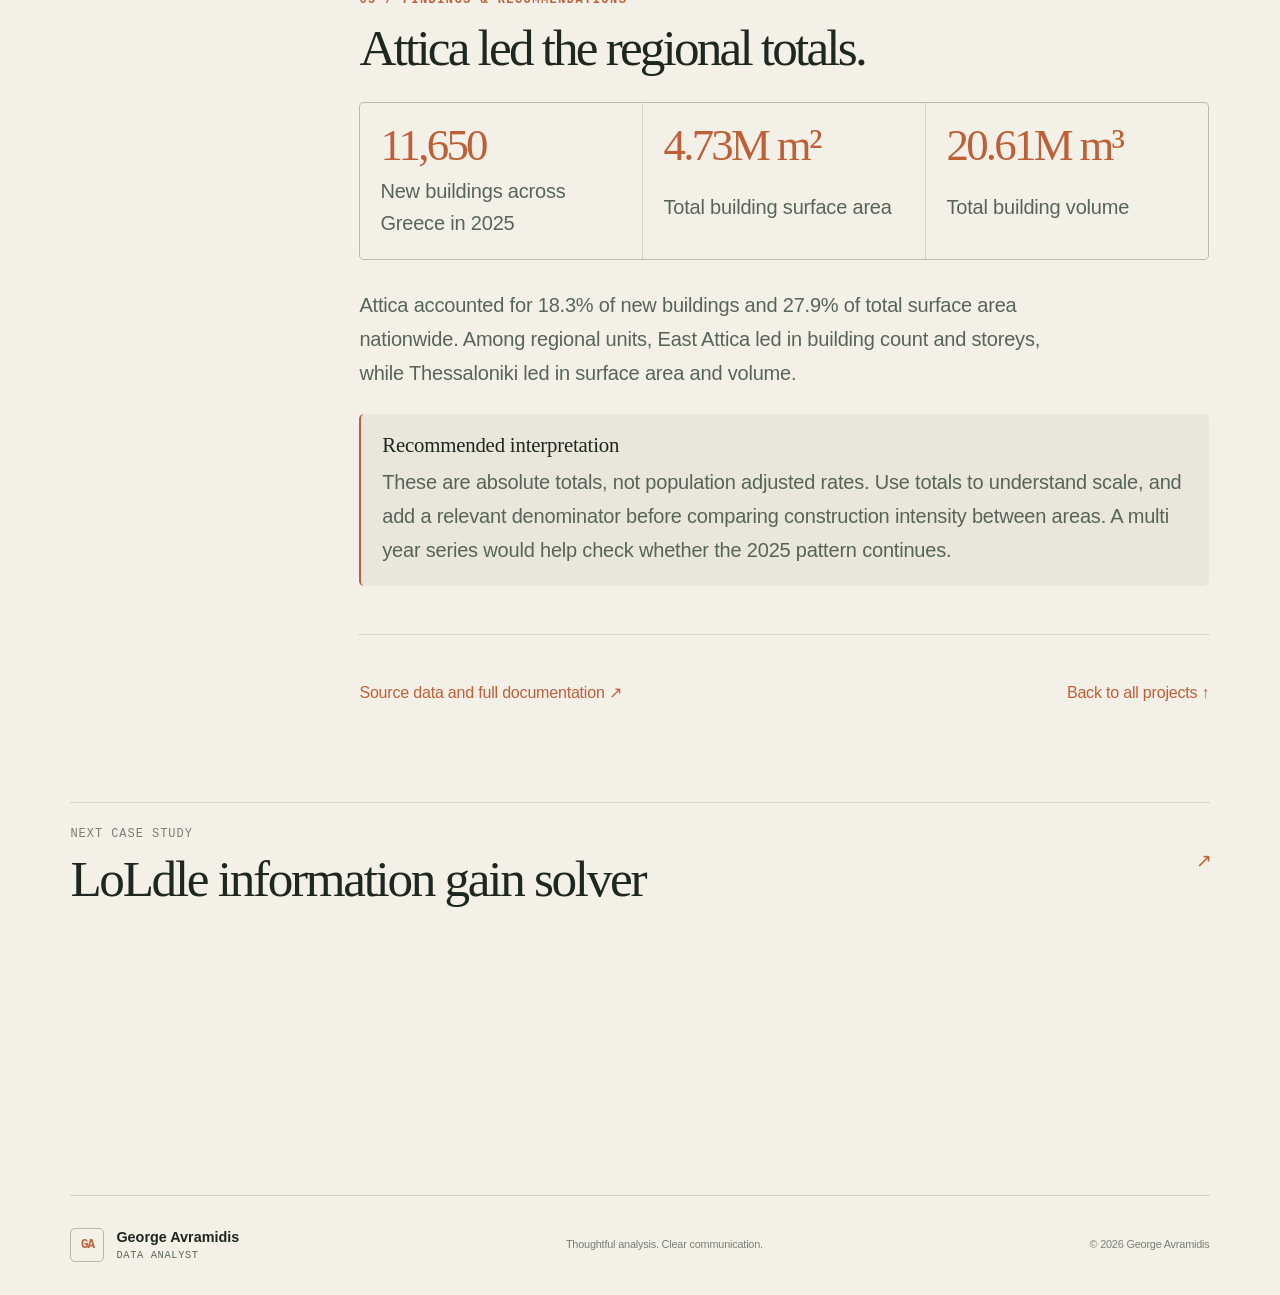
<file: case-studies/greece-construction.html>
<!doctype html>
<html lang="en" data-theme="dark">
<head>
  <meta charset="utf-8">
  <meta name="viewport" content="width=device-width, initial-scale=1">
  <meta name="theme-color" content="#151a17">
  <meta name="description" content="Regional Power BI analysis of new building activity in Greece in 2025 using cleaned ELSTAT data.">
  <title>Construction Activity in Greece | George Avramidis</title>
  <link rel="icon" href="../assets/favicon.svg?v=ga" type="image/svg+xml">
  <link rel="stylesheet" href="../styles.css?v=2026-11-28u">
  <script src="../script.js?v=2026-11-27d" defer></script>
</head>
<body>
  <a class="skip-link" href="#main">Skip to content</a>
  <header class="site-header">
    <a class="brand" href="../index.html" aria-label="George Avramidis home"><span class="brand-mark">GA</span><span class="brand-name">George Avramidis<span>Data Analyst</span></span></a>
    <button class="nav-toggle" type="button" aria-expanded="false" aria-controls="site-nav" aria-label="Open navigation"><span></span><span></span></button>
    <nav class="site-nav" id="site-nav" aria-label="Main navigation"><a href="../index.html#what-i-do">What I do</a><a href="../index.html#projects">Projects</a><a href="../index.html#about">About</a><a href="../index.html#contact">Contact</a><a class="nav-cv" href="../assets/George_Avramidis_CV.pdf?v=2026-11-26" target="_blank" rel="noopener">CV <span aria-hidden="true">↗</span></a></nav>
    <button class="theme-toggle" type="button" aria-label="Switch to light theme" title="Switch theme"><svg class="theme-icon" viewBox="0 0 24 24" aria-hidden="true"><circle cx="12" cy="12" r="4"></circle><path d="M12 2v2m0 16v2M4.93 4.93l1.42 1.42m11.3 11.3 1.42 1.42M2 12h2m16 0h2M4.93 19.07l1.42-1.42m11.3-11.3 1.42-1.42"></path></svg></button>
  </header>
  <main id="main" class="case-page">
    <div class="case-crumb page-wrap"><a href="../index.html#projects">← All projects</a><span>Case study 03 / 04</span></div>
    <section class="case-hero page-wrap">
      <div class="case-title-block reveal">
        <p class="eyebrow">Public data · Dashboard development · Data analysis</p>
        <h1>Construction<br><span>activity in Greece</span></h1>
        <p class="case-deck">An interactive Power BI dashboard for comparing new building activity across Greek regions and regional units using cleaned ELSTAT data.</p>
        <div class="hero-actions"><a class="button button-primary" href="https://github.com/GeorgeAvramidis/greece-construction-analysis" target="_blank" rel="noopener noreferrer">View on GitHub <span aria-hidden="true">↗</span></a><a class="text-link" href="../index.html#contact">Get in touch</a></div>
      </div>
      <figure class="case-cover reveal"><img src="../assets/projects/construction/regions-dashboard.png" alt="Power BI map and KPI overview of construction activity by region in Greece"><figcaption>Regional view of new building activity in 2025</figcaption></figure>
    </section>
    <div class="case-facts page-wrap reveal">
      <div><span>Source</span><strong>ELSTAT</strong></div><div><span>Period</span><strong>January to December 2025</strong></div><div><span>Geography</span><strong>Regions and regional units</strong></div><div><span>Toolkit</span><strong>Excel · Power BI · DAX</strong></div>
    </div>
    <div class="case-layout page-wrap">
      <aside class="case-sidebar"><p class="detail-label">On this page</p><a href="#question">Business question</a><a href="#dataset">Dataset</a><a href="#method">Methodology</a><a href="#visuals">Visuals</a><a href="#findings">Findings &amp; recommendations</a><a class="sidebar-github" href="https://github.com/GeorgeAvramidis/greece-construction-analysis" target="_blank" rel="noopener noreferrer">GitHub repository ↗</a></aside>
      <div class="case-content">
        <section class="case-section" id="question"><p class="eyebrow">01 / The question</p><h2>Where was new building activity concentrated?</h2><p>ELSTAT's construction statistics can be difficult to compare across administrative areas when source tables are not shaped for analysis. This report brings several measures together so regional patterns are easier to explore.</p></section>
        <section class="case-section" id="dataset"><p class="eyebrow">02 / The dataset</p><h2>Four measures, two geographic levels.</h2><p>The analysis uses ELSTAT data on new building activity from January to December 2025. It compares building counts, storeys, total building volume and total surface area at both the regional and regional unit levels.</p><a class="inline-source" href="https://www.statistics.gr/" target="_blank" rel="noopener noreferrer">Open the ELSTAT website <span aria-hidden="true">↗</span></a></section>
        <section class="case-section" id="method"><p class="eyebrow">03 / The workflow</p><h2>Prepare once, compare consistently.</h2><ol class="method-list">
          <li><span>01</span><div><strong>Clean and structure</strong><p>Excel transforms ELSTAT source tables into a consistent dataset for reporting.</p></div></li>
          <li><span>02</span><div><strong>Model the measures</strong><p>Power BI organizes indicators and geography so totals are compared at the appropriate level.</p></div></li>
          <li><span>03</span><div><strong>Design the report</strong><p>DAX measures, dynamic labels and interactive selectors support focused comparisons.</p></div></li>
          <li><span>04</span><div><strong>Map the regions</strong><p>Custom TopoJSON supports a shape map alongside charts and ranked tables.</p></div></li>
        </ol></section>
        <section class="case-section" id="visuals"><p class="eyebrow">04 / The visuals</p><h2>Regional views and the data behind them.</h2>
          <div class="visual-grid">
            <figure class="visual-card"><img src="../assets/projects/construction/regions-dashboard.png" alt="Full dashboard view comparing construction measures across Greek regions" loading="lazy"><figcaption>Regional overview</figcaption></figure>
            <figure class="visual-card"><img src="../assets/projects/construction/regional-units-dashboard.png" alt="Full dashboard view of construction measures by regional unit" loading="lazy"><figcaption>Regional unit comparison</figcaption></figure>
            <figure class="visual-card"><img src="../assets/projects/construction/source-table.png" alt="Original ELSTAT construction statistics spreadsheet" loading="lazy"><figcaption>Original spreadsheet</figcaption></figure>
            <figure class="visual-card"><img src="../assets/projects/construction/clean-table.png" alt="Cleaned construction analysis spreadsheet" loading="lazy"><figcaption>Cleaned spreadsheet</figcaption></figure>
          </div>
        </section>
        <section class="case-section" id="findings"><p class="eyebrow">05 / Findings &amp; recommendations</p><h2>Attica led the regional totals.</h2>
          <div class="metric-pair metric-triple"><div><strong>11,650</strong><span>New buildings across Greece in 2025</span></div><div><strong>4.73M m²</strong><span>Total building surface area</span></div><div><strong>20.61M m³</strong><span>Total building volume</span></div></div>
          <p>Attica accounted for 18.3% of new buildings and 27.9% of total surface area nationwide. Among regional units, East Attica led in building count and storeys, while Thessaloniki led in surface area and volume.</p>
          <div class="insight-box"><h3>Recommended interpretation</h3><p>These are absolute totals, not population adjusted rates. Use totals to understand scale, and add a relevant denominator before comparing construction intensity between areas. A multi year series would help check whether the 2025 pattern continues.</p></div>
        </section>
        <div class="case-end-links"><a href="https://github.com/GeorgeAvramidis/greece-construction-analysis" target="_blank" rel="noopener noreferrer">Source data and full documentation <span aria-hidden="true">↗</span></a><a href="../index.html#projects">Back to all projects <span aria-hidden="true">↑</span></a></div>
      </div>
    </div>
    <section class="case-next page-wrap"><span>Next case study</span><a href="loldle-solver.html">LoLdle information gain solver <b aria-hidden="true">↗</b></a></section>
  </main>
  <footer class="site-footer page-wrap"><a class="brand brand-footer" href="../index.html"><span class="brand-mark">GA</span><span class="brand-name">George Avramidis<span>Data Analyst</span></span></a><p>Thoughtful analysis. Clear communication.</p><span>© <span data-current-year>2026</span> George Avramidis</span></footer>
</body>
</html>
</file>
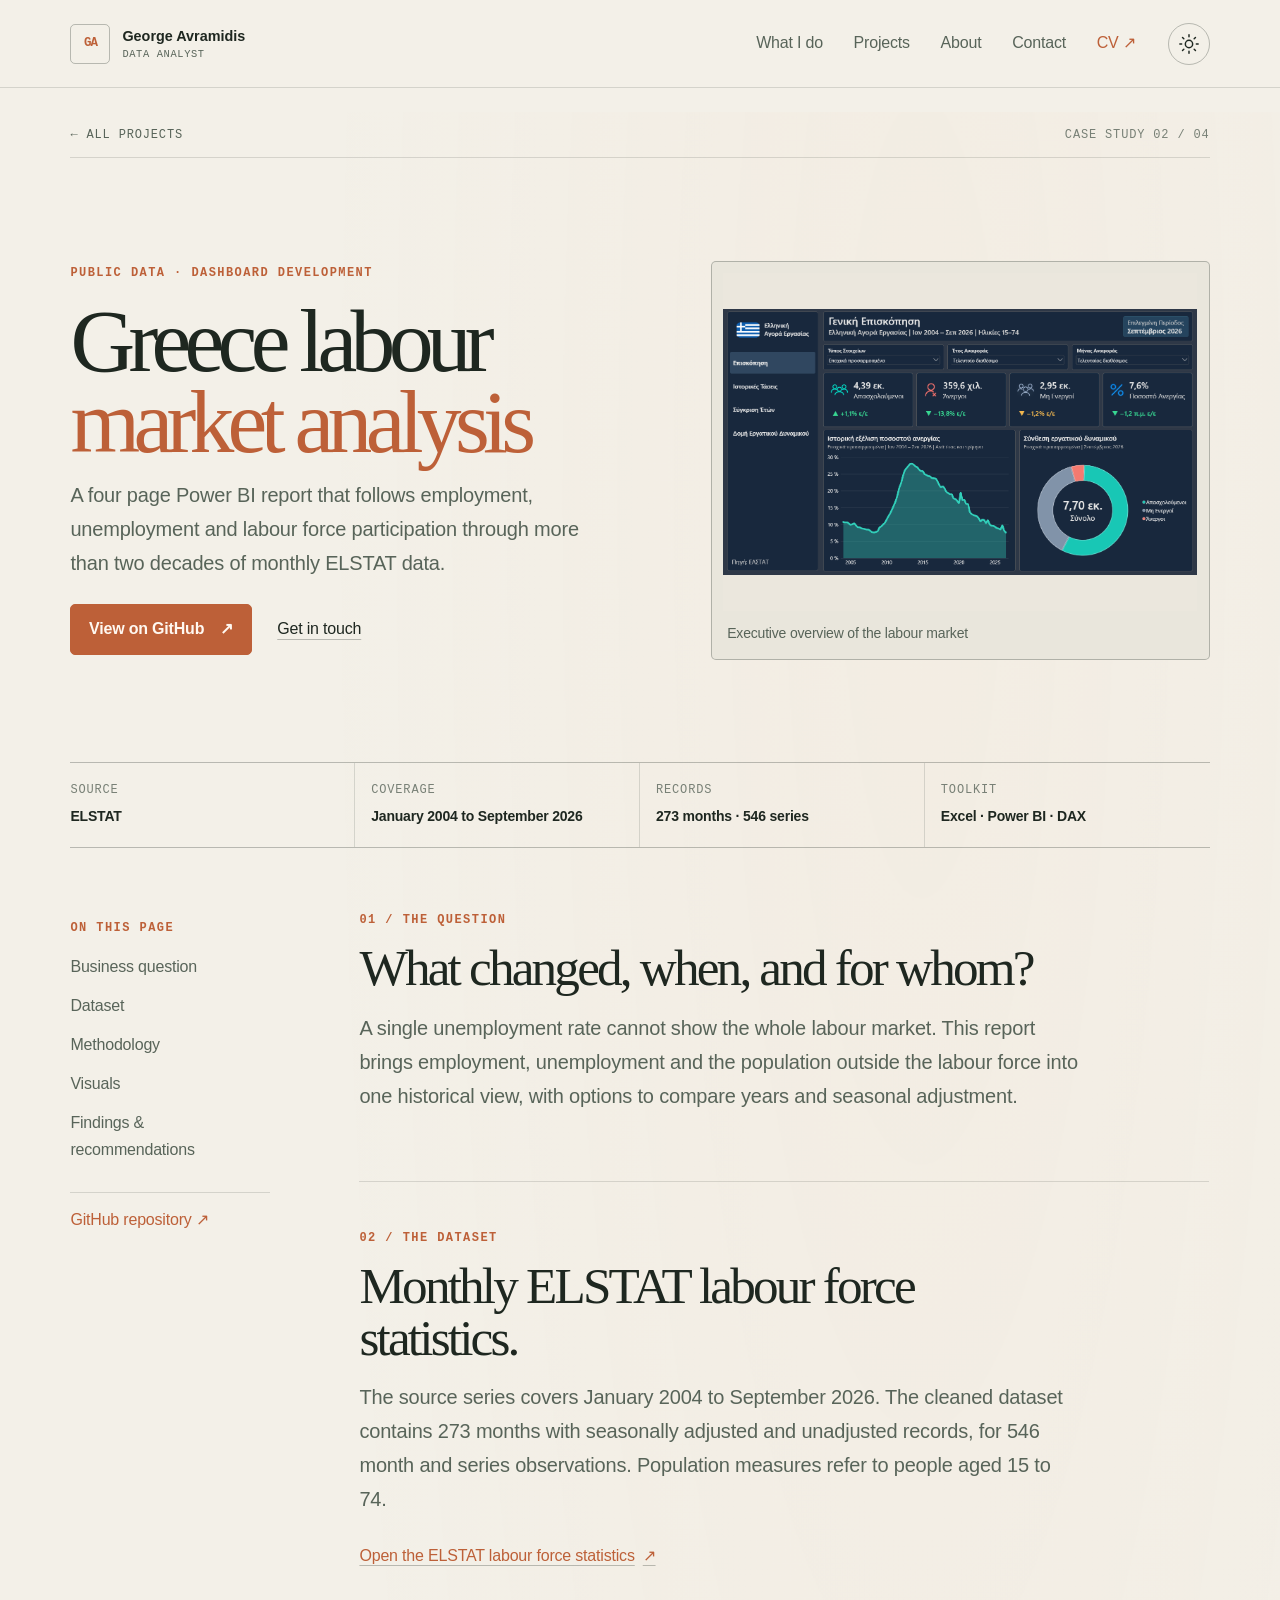
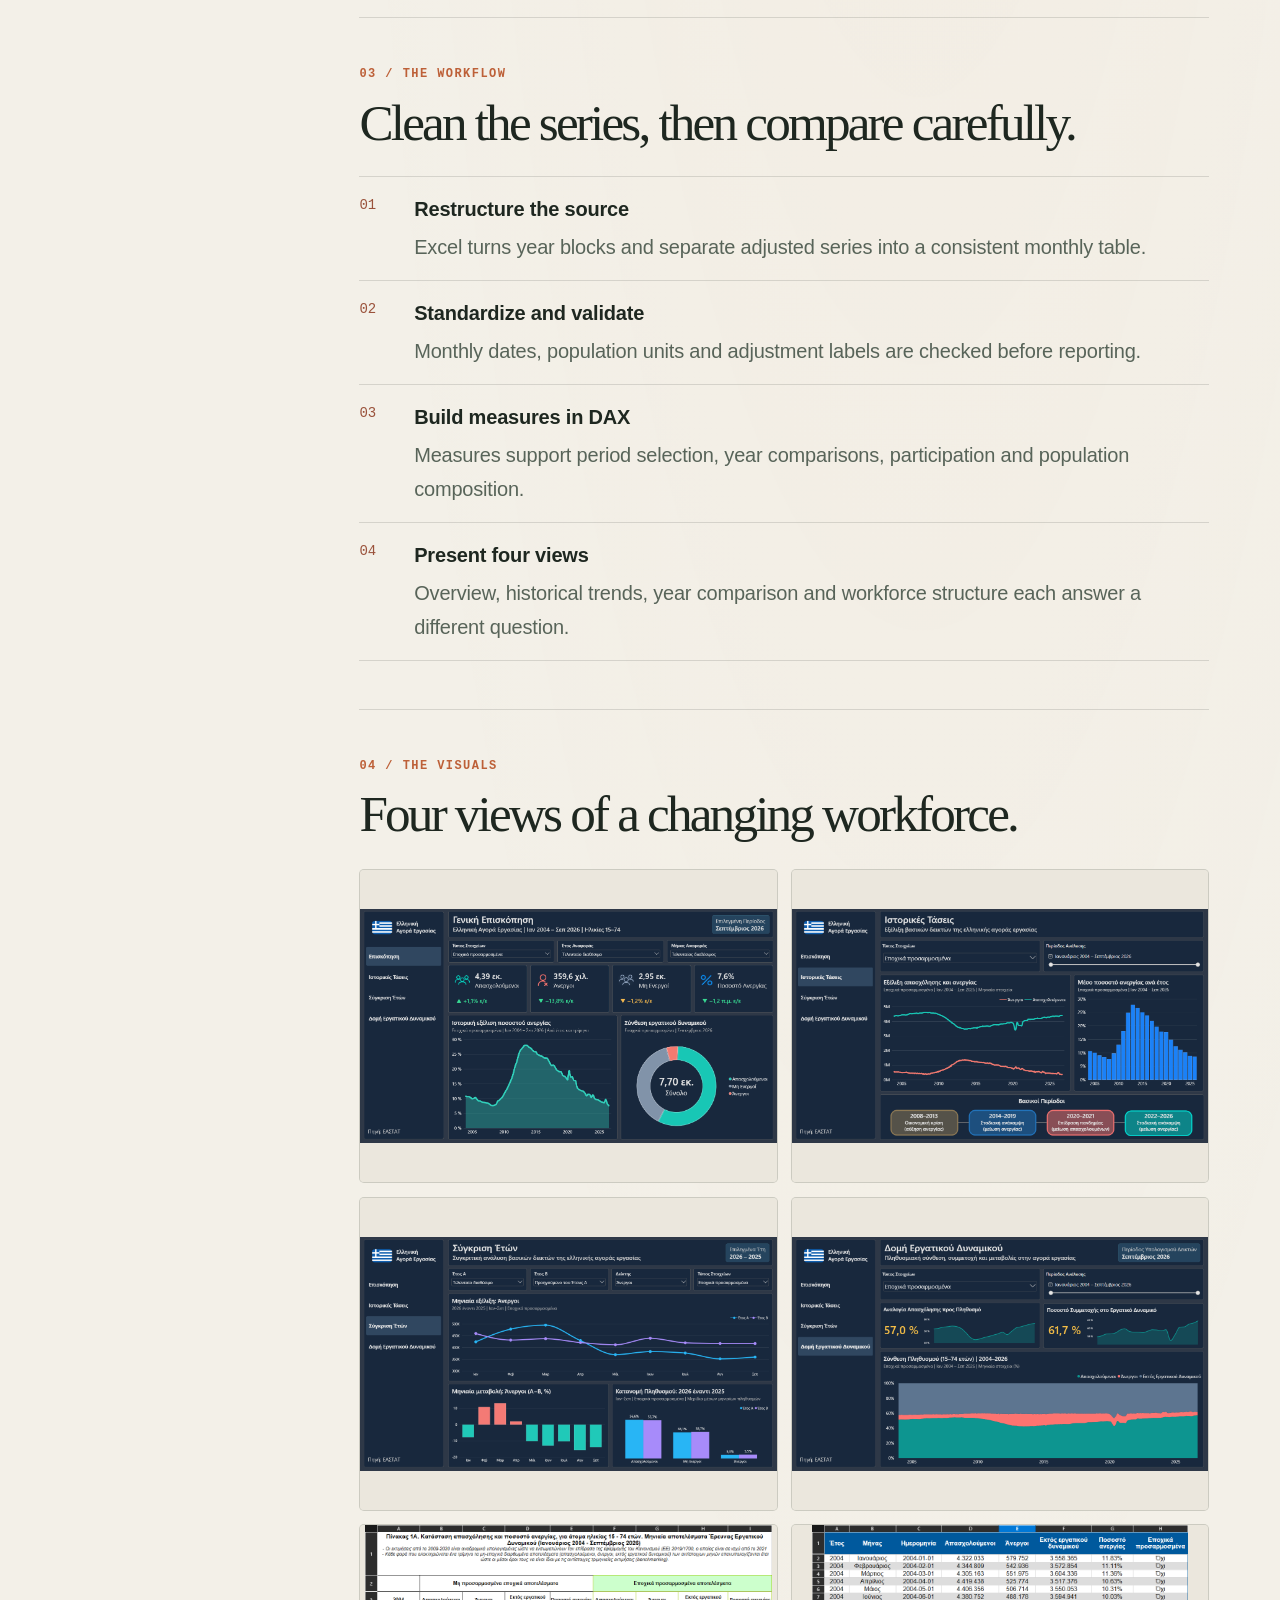
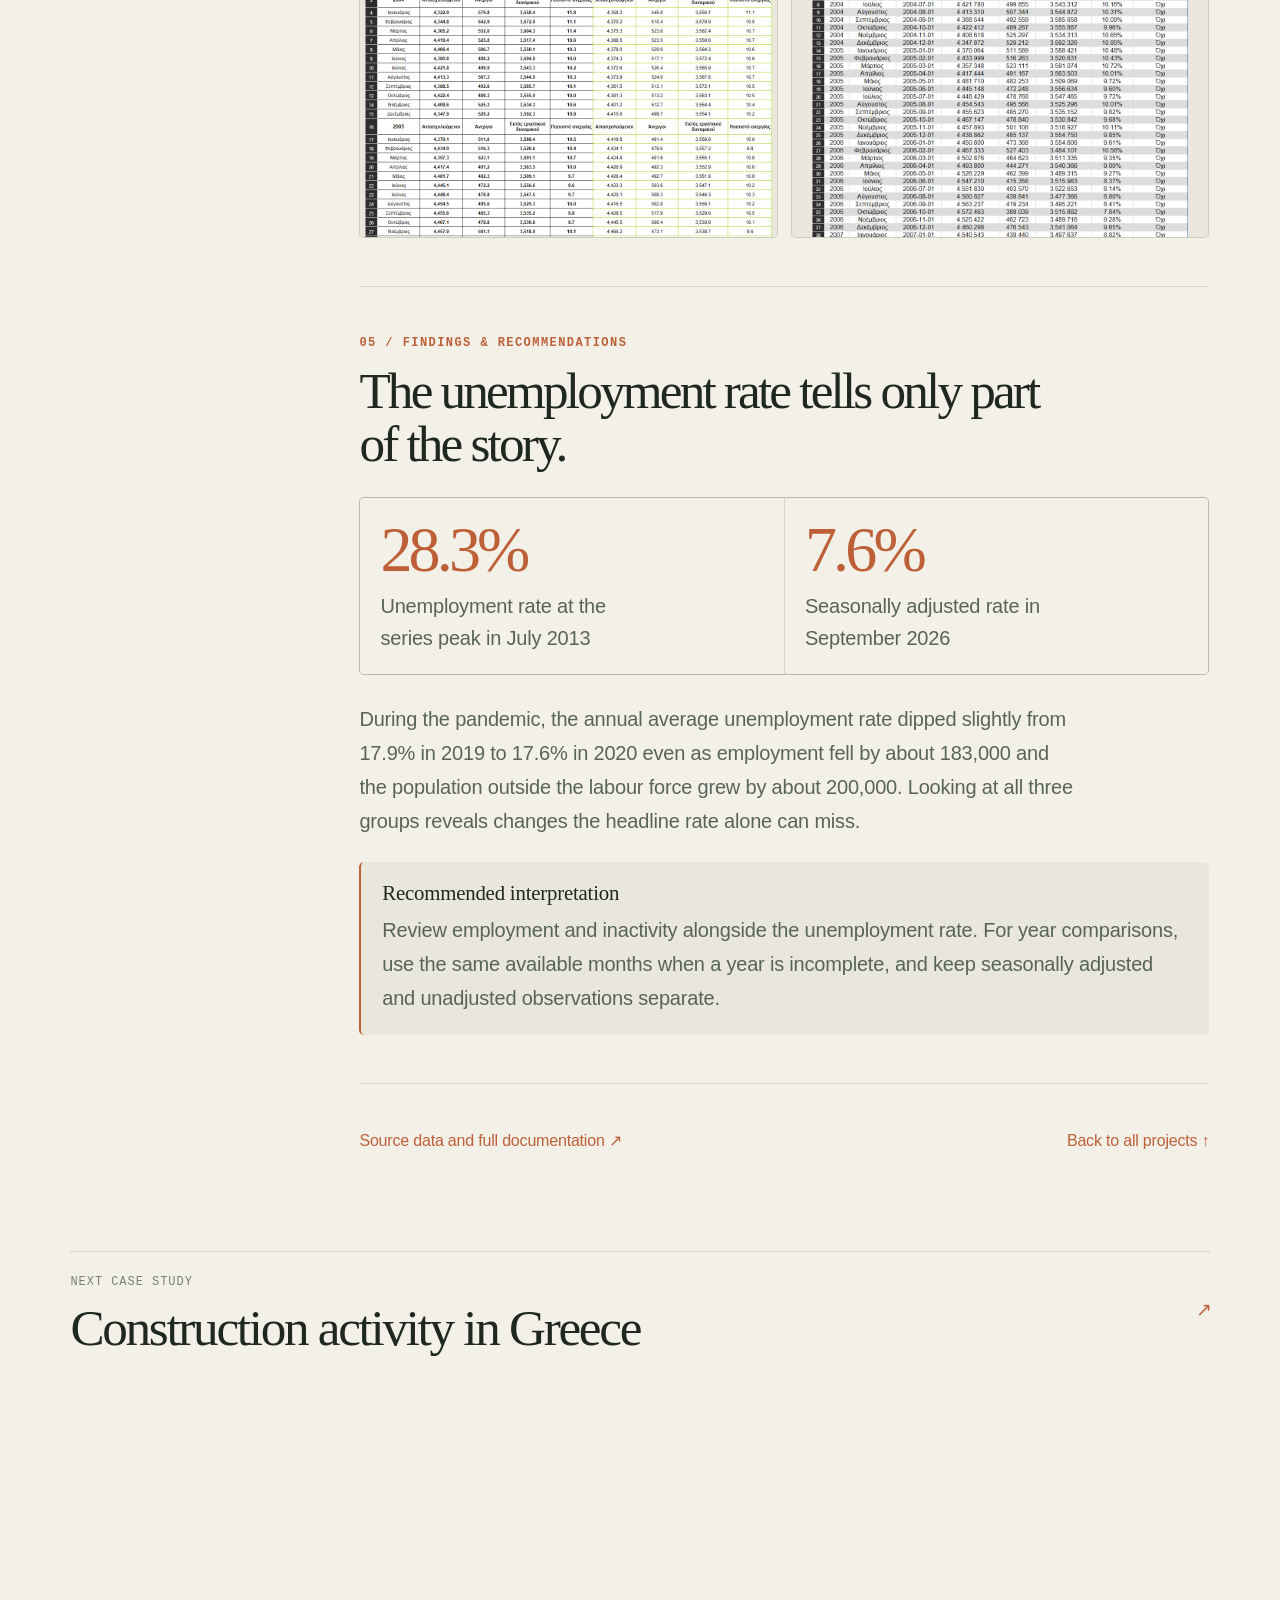
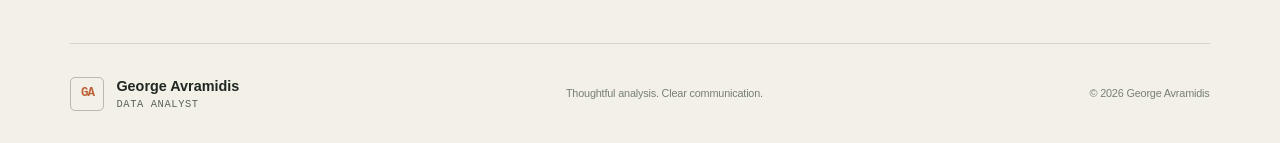
<file: case-studies/greece-labour-market.html>
<!doctype html>
<html lang="en" data-theme="dark">
<head>
  <meta charset="utf-8">
  <meta name="viewport" content="width=device-width, initial-scale=1">
  <meta name="theme-color" content="#151a17">
  <meta name="description" content="A four page Power BI analysis of Greek labour market change using monthly ELSTAT data from 2004 to 2026.">
  <title>Greece Labour Market Analysis | George Avramidis</title>
  <link rel="icon" href="../assets/favicon.svg?v=ga" type="image/svg+xml">
  <link rel="stylesheet" href="../styles.css?v=2026-11-28u">
  <script src="../script.js?v=2026-11-27d" defer></script>
</head>
<body>
  <a class="skip-link" href="#main">Skip to content</a>
  <header class="site-header">
    <a class="brand" href="../index.html" aria-label="George Avramidis home"><span class="brand-mark">GA</span><span class="brand-name">George Avramidis<span>Data Analyst</span></span></a>
    <button class="nav-toggle" type="button" aria-expanded="false" aria-controls="site-nav" aria-label="Open navigation"><span></span><span></span></button>
    <nav class="site-nav" id="site-nav" aria-label="Main navigation"><a href="../index.html#what-i-do">What I do</a><a href="../index.html#projects">Projects</a><a href="../index.html#about">About</a><a href="../index.html#contact">Contact</a><a class="nav-cv" href="../assets/George_Avramidis_CV.pdf?v=2026-11-26" target="_blank" rel="noopener">CV <span aria-hidden="true">↗</span></a></nav>
    <button class="theme-toggle" type="button" aria-label="Switch to light theme" title="Switch theme"><svg class="theme-icon" viewBox="0 0 24 24" aria-hidden="true"><circle cx="12" cy="12" r="4"></circle><path d="M12 2v2m0 16v2M4.93 4.93l1.42 1.42m11.3 11.3 1.42 1.42M2 12h2m16 0h2M4.93 19.07l1.42-1.42m11.3-11.3 1.42-1.42"></path></svg></button>
  </header>
  <main id="main" class="case-page">
    <div class="case-crumb page-wrap"><a href="../index.html#projects">← All projects</a><span>Case study 02 / 04</span></div>
    <section class="case-hero page-wrap">
      <div class="case-title-block reveal">
        <p class="eyebrow">Public data · Dashboard development</p>
        <h1>Greece labour<br><span>market analysis</span></h1>
        <p class="case-deck">A four page Power BI report that follows employment, unemployment and labour force participation through more than two decades of monthly ELSTAT data.</p>
        <div class="hero-actions"><a class="button button-primary" href="https://github.com/GeorgeAvramidis/greece-labour-market-analysis" target="_blank" rel="noopener noreferrer">View on GitHub <span aria-hidden="true">↗</span></a><a class="text-link" href="../index.html#contact">Get in touch</a></div>
      </div>
      <figure class="case-cover reveal"><img src="../assets/projects/labour/overview.png" alt="Executive overview page of a Greek language Power BI labour market report"><figcaption>Executive overview of the labour market</figcaption></figure>
    </section>
    <div class="case-facts page-wrap reveal">
      <div><span>Source</span><strong>ELSTAT</strong></div><div><span>Coverage</span><strong>January 2004 to September 2026</strong></div><div><span>Records</span><strong>273 months · 546 series</strong></div><div><span>Toolkit</span><strong>Excel · Power BI · DAX</strong></div>
    </div>
    <div class="case-layout page-wrap">
      <aside class="case-sidebar"><p class="detail-label">On this page</p><a href="#question">Business question</a><a href="#dataset">Dataset</a><a href="#method">Methodology</a><a href="#visuals">Visuals</a><a href="#findings">Findings &amp; recommendations</a><a class="sidebar-github" href="https://github.com/GeorgeAvramidis/greece-labour-market-analysis" target="_blank" rel="noopener noreferrer">GitHub repository ↗</a></aside>
      <div class="case-content">
        <section class="case-section" id="question"><p class="eyebrow">01 / The question</p><h2>What changed, when, and for whom?</h2><p>A single unemployment rate cannot show the whole labour market. This report brings employment, unemployment and the population outside the labour force into one historical view, with options to compare years and seasonal adjustment.</p></section>
        <section class="case-section" id="dataset"><p class="eyebrow">02 / The dataset</p><h2>Monthly ELSTAT labour force statistics.</h2><p>The source series covers January 2004 to September 2026. The cleaned dataset contains 273 months with seasonally adjusted and unadjusted records, for 546 month and series observations. Population measures refer to people aged 15 to 74.</p><a class="inline-source" href="https://www.statistics.gr/el/statistics/-/publication/SJO02/-" target="_blank" rel="noopener noreferrer">Open the ELSTAT labour force statistics <span aria-hidden="true">↗</span></a></section>
        <section class="case-section" id="method"><p class="eyebrow">03 / The workflow</p><h2>Clean the series, then compare carefully.</h2><ol class="method-list">
          <li><span>01</span><div><strong>Restructure the source</strong><p>Excel turns year blocks and separate adjusted series into a consistent monthly table.</p></div></li>
          <li><span>02</span><div><strong>Standardize and validate</strong><p>Monthly dates, population units and adjustment labels are checked before reporting.</p></div></li>
          <li><span>03</span><div><strong>Build measures in DAX</strong><p>Measures support period selection, year comparisons, participation and population composition.</p></div></li>
          <li><span>04</span><div><strong>Present four views</strong><p>Overview, historical trends, year comparison and workforce structure each answer a different question.</p></div></li>
        </ol></section>
        <section class="case-section" id="visuals"><p class="eyebrow">04 / The visuals</p><h2>Four views of a changing workforce.</h2><div class="visual-grid">
          <figure class="visual-card"><img src="../assets/projects/labour/overview.png" alt="Executive overview with latest labour market KPIs and composition" loading="lazy"><figcaption>Overview and latest available figures</figcaption></figure>
          <figure class="visual-card"><img src="../assets/projects/labour/historical-trends.png" alt="Monthly employment and unemployment trends with annual unemployment rate" loading="lazy"><figcaption>Long term trends</figcaption></figure>
          <figure class="visual-card"><img src="../assets/projects/labour/year-comparison.png" alt="Interactive comparison of two selected years" loading="lazy"><figcaption>Year to year comparison</figcaption></figure>
          <figure class="visual-card"><img src="../assets/projects/labour/workforce-structure.png" alt="Employment, unemployment and inactivity shares through time" loading="lazy"><figcaption>Workforce structure</figcaption></figure>
          <figure class="visual-card"><img src="../assets/projects/labour/source-table.png" alt="Original ELSTAT workbook with year blocks and separate series" loading="lazy"><figcaption>Original ELSTAT workbook</figcaption></figure>
          <figure class="visual-card"><img src="../assets/projects/labour/clean-table.png" alt="Clean monthly dataset with dates, counts and adjustment labels" loading="lazy"><figcaption>Cleaned analysis table</figcaption></figure>
        </div></section>
        <section class="case-section" id="findings"><p class="eyebrow">05 / Findings &amp; recommendations</p><h2>The unemployment rate tells only part of the story.</h2>
          <div class="metric-pair"><div><strong>28.3%</strong><span>Unemployment rate at the series peak in July 2013</span></div><div><strong>7.6%</strong><span>Seasonally adjusted rate in September 2026</span></div></div>
          <p>During the pandemic, the annual average unemployment rate dipped slightly from 17.9% in 2019 to 17.6% in 2020 even as employment fell by about 183,000 and the population outside the labour force grew by about 200,000. Looking at all three groups reveals changes the headline rate alone can miss.</p>
          <div class="insight-box"><h3>Recommended interpretation</h3><p>Review employment and inactivity alongside the unemployment rate. For year comparisons, use the same available months when a year is incomplete, and keep seasonally adjusted and unadjusted observations separate.</p></div>
        </section>
        <div class="case-end-links"><a href="https://github.com/GeorgeAvramidis/greece-labour-market-analysis" target="_blank" rel="noopener noreferrer">Source data and full documentation <span aria-hidden="true">↗</span></a><a href="../index.html#projects">Back to all projects <span aria-hidden="true">↑</span></a></div>
      </div>
    </div>
    <section class="case-next page-wrap"><span>Next case study</span><a href="greece-construction.html">Construction activity in Greece <b aria-hidden="true">↗</b></a></section>
  </main>
  <footer class="site-footer page-wrap"><a class="brand brand-footer" href="../index.html"><span class="brand-mark">GA</span><span class="brand-name">George Avramidis<span>Data Analyst</span></span></a><p>Thoughtful analysis. Clear communication.</p><span>© <span data-current-year>2026</span> George Avramidis</span></footer>
</body>
</html>
</file>
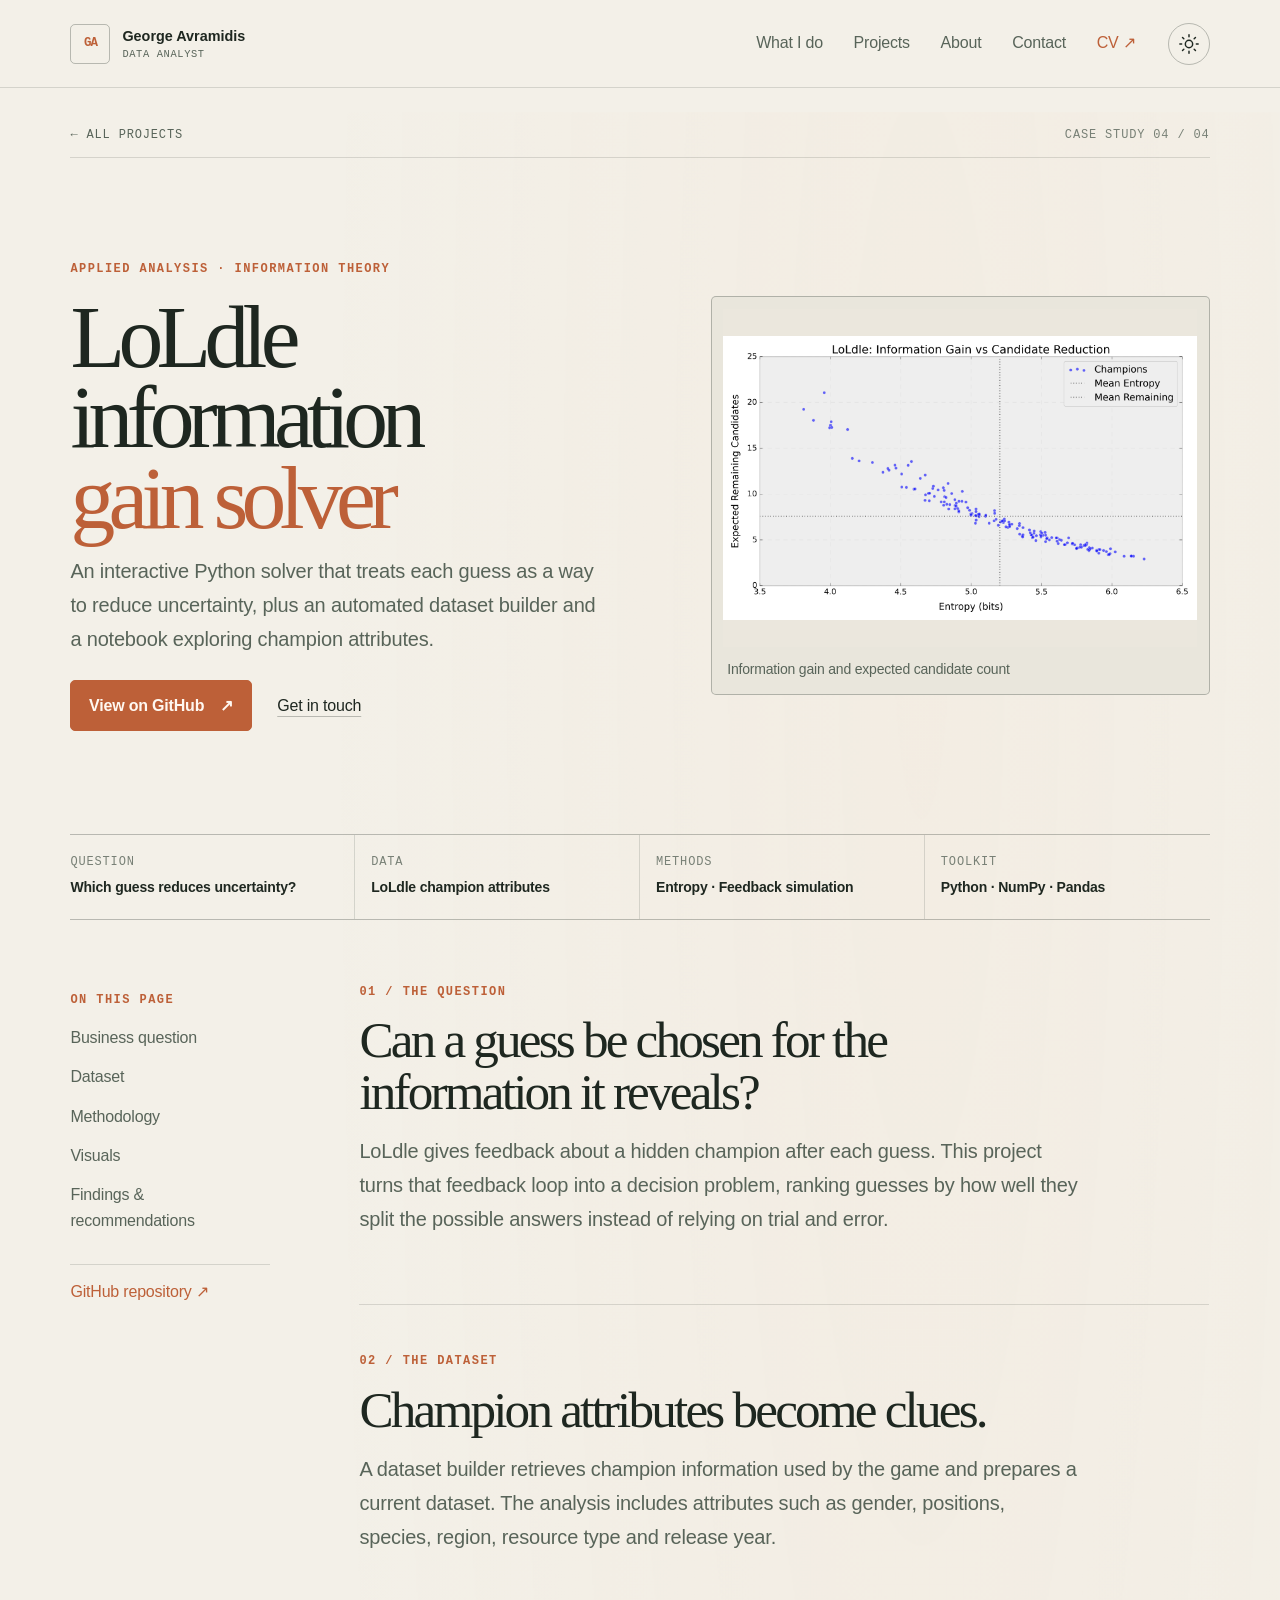
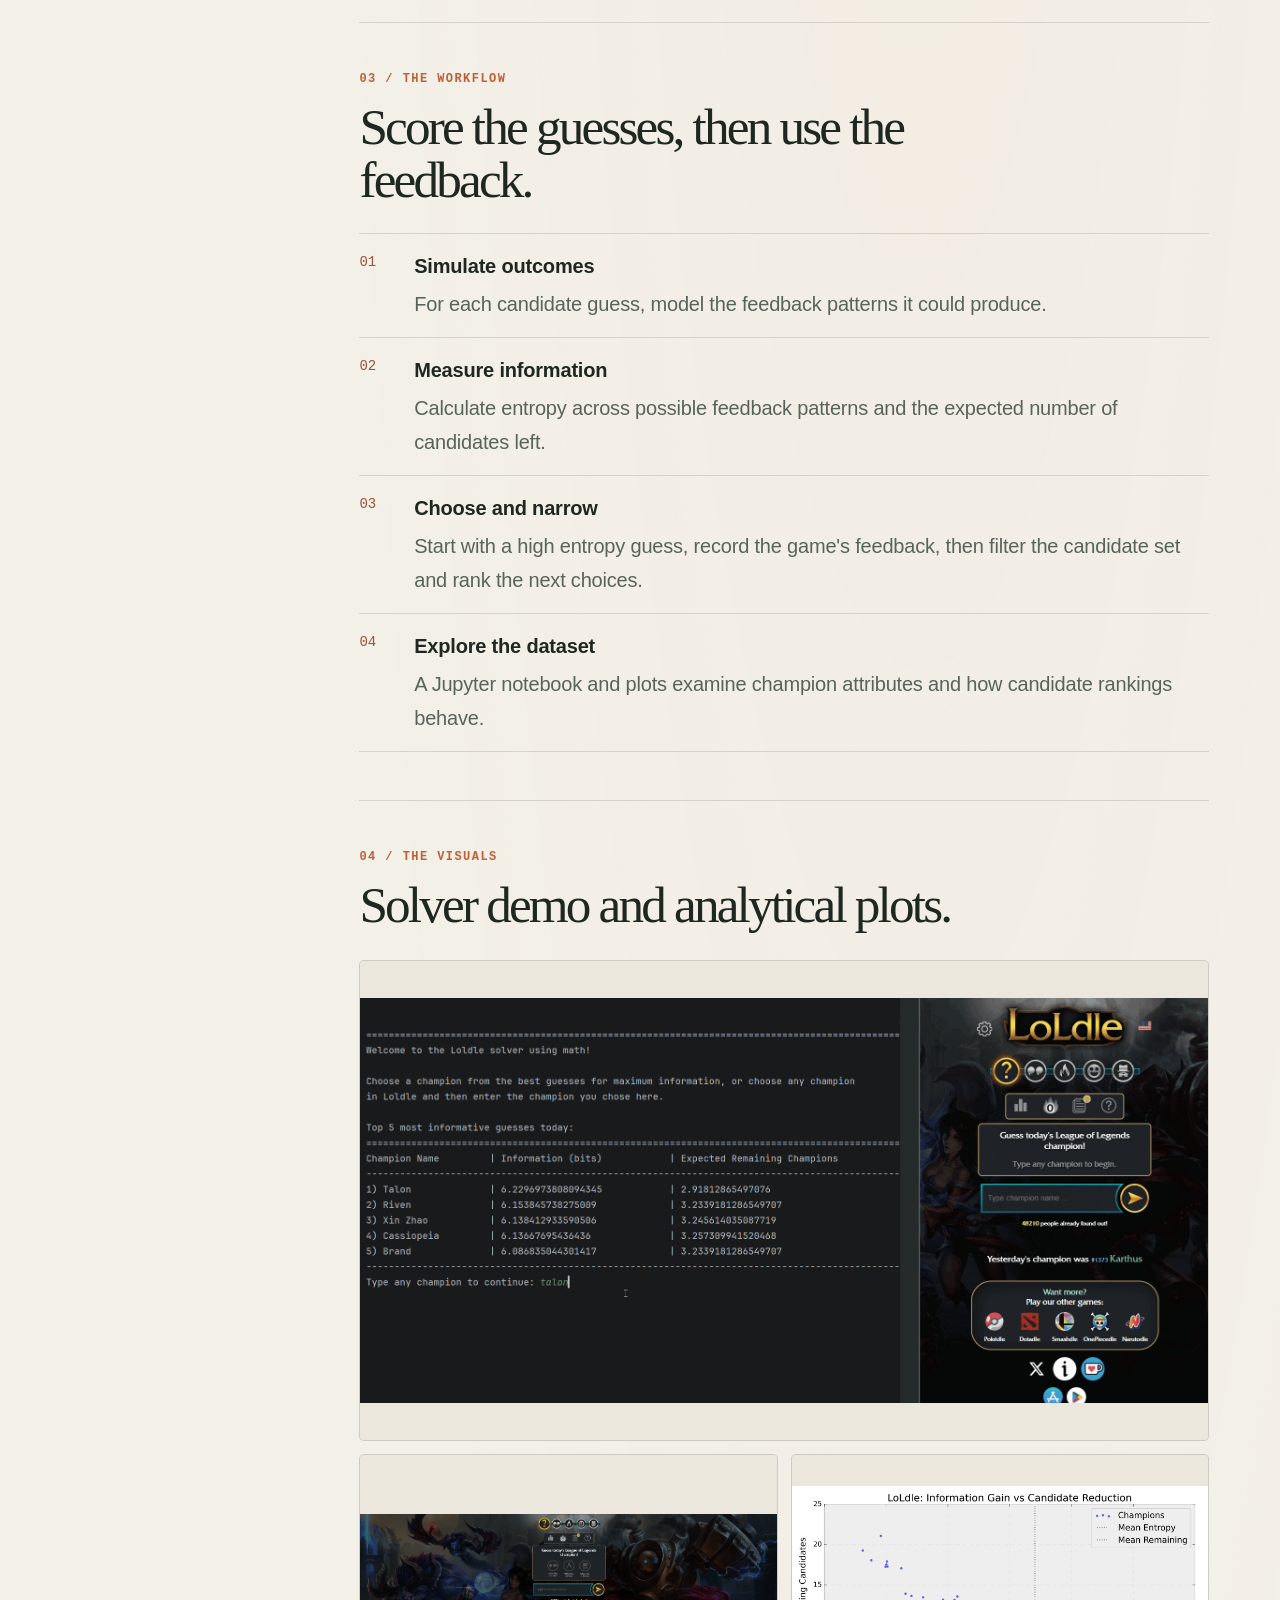
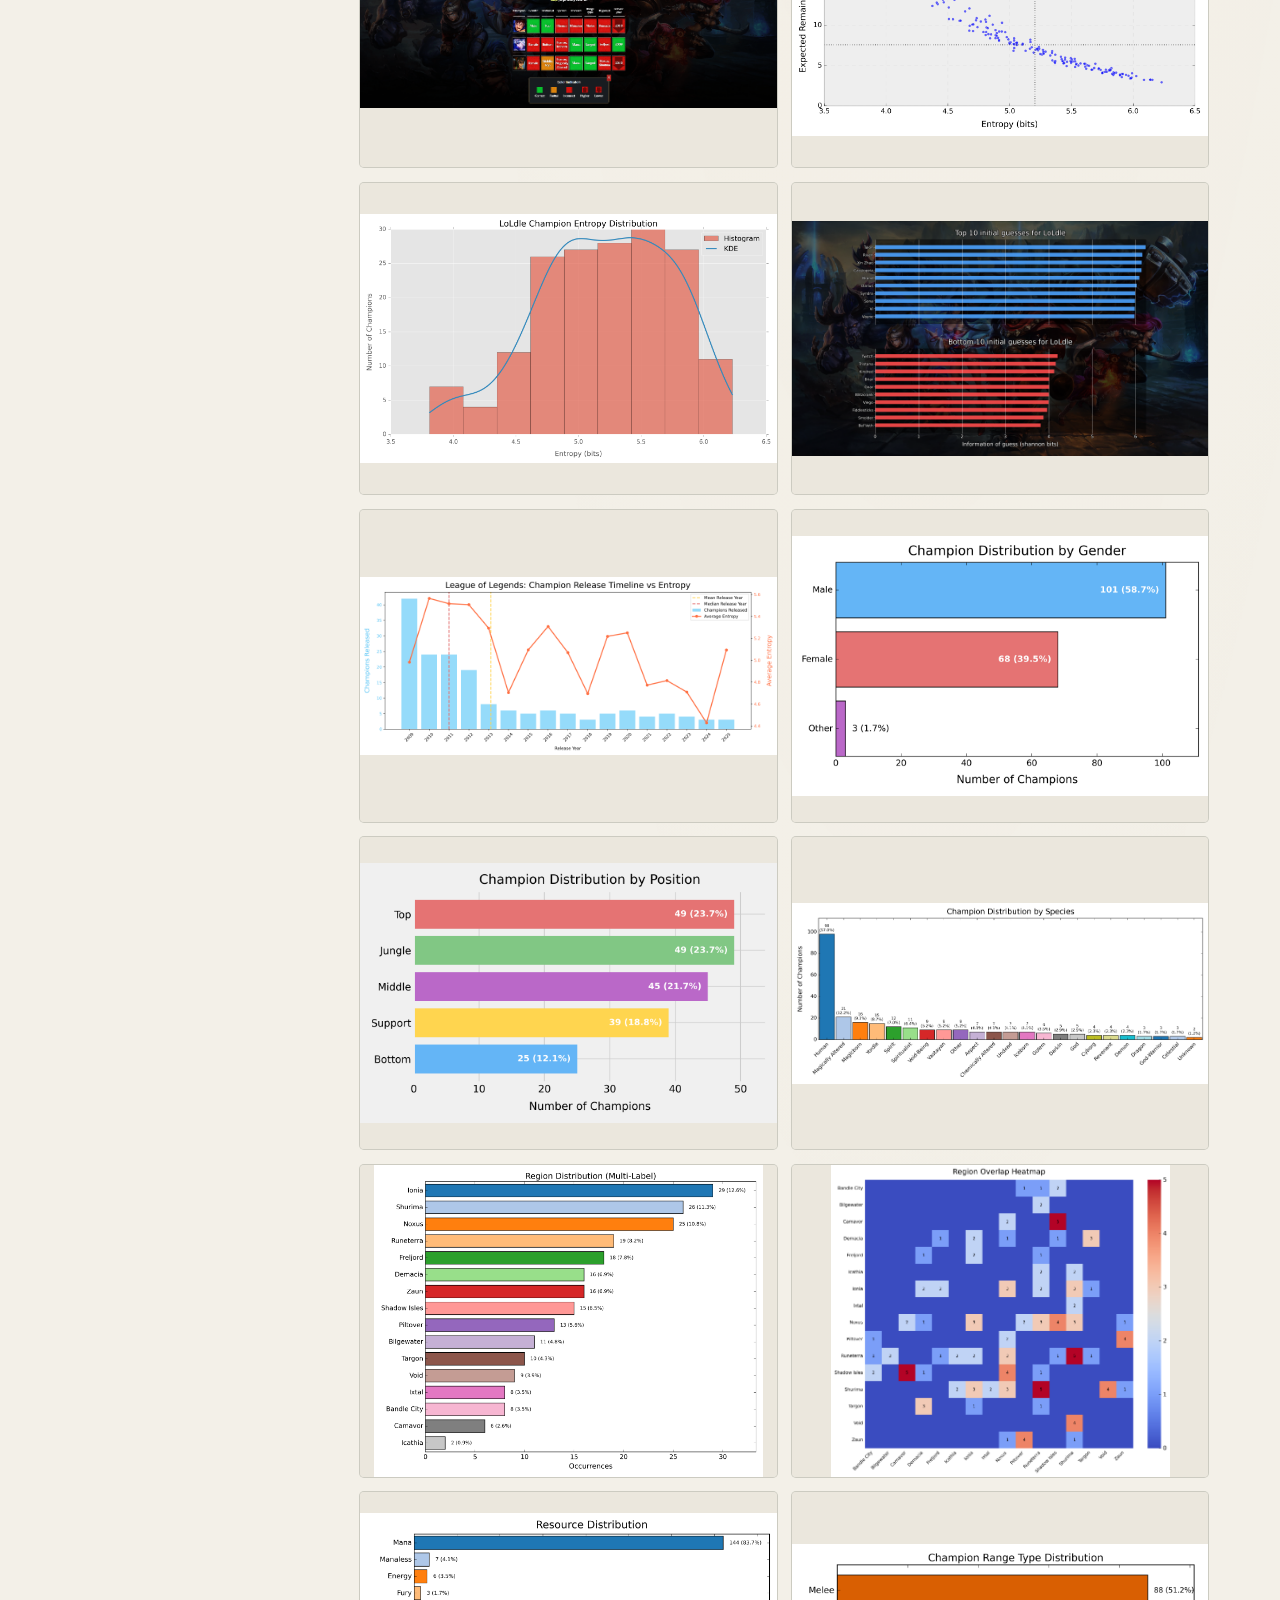
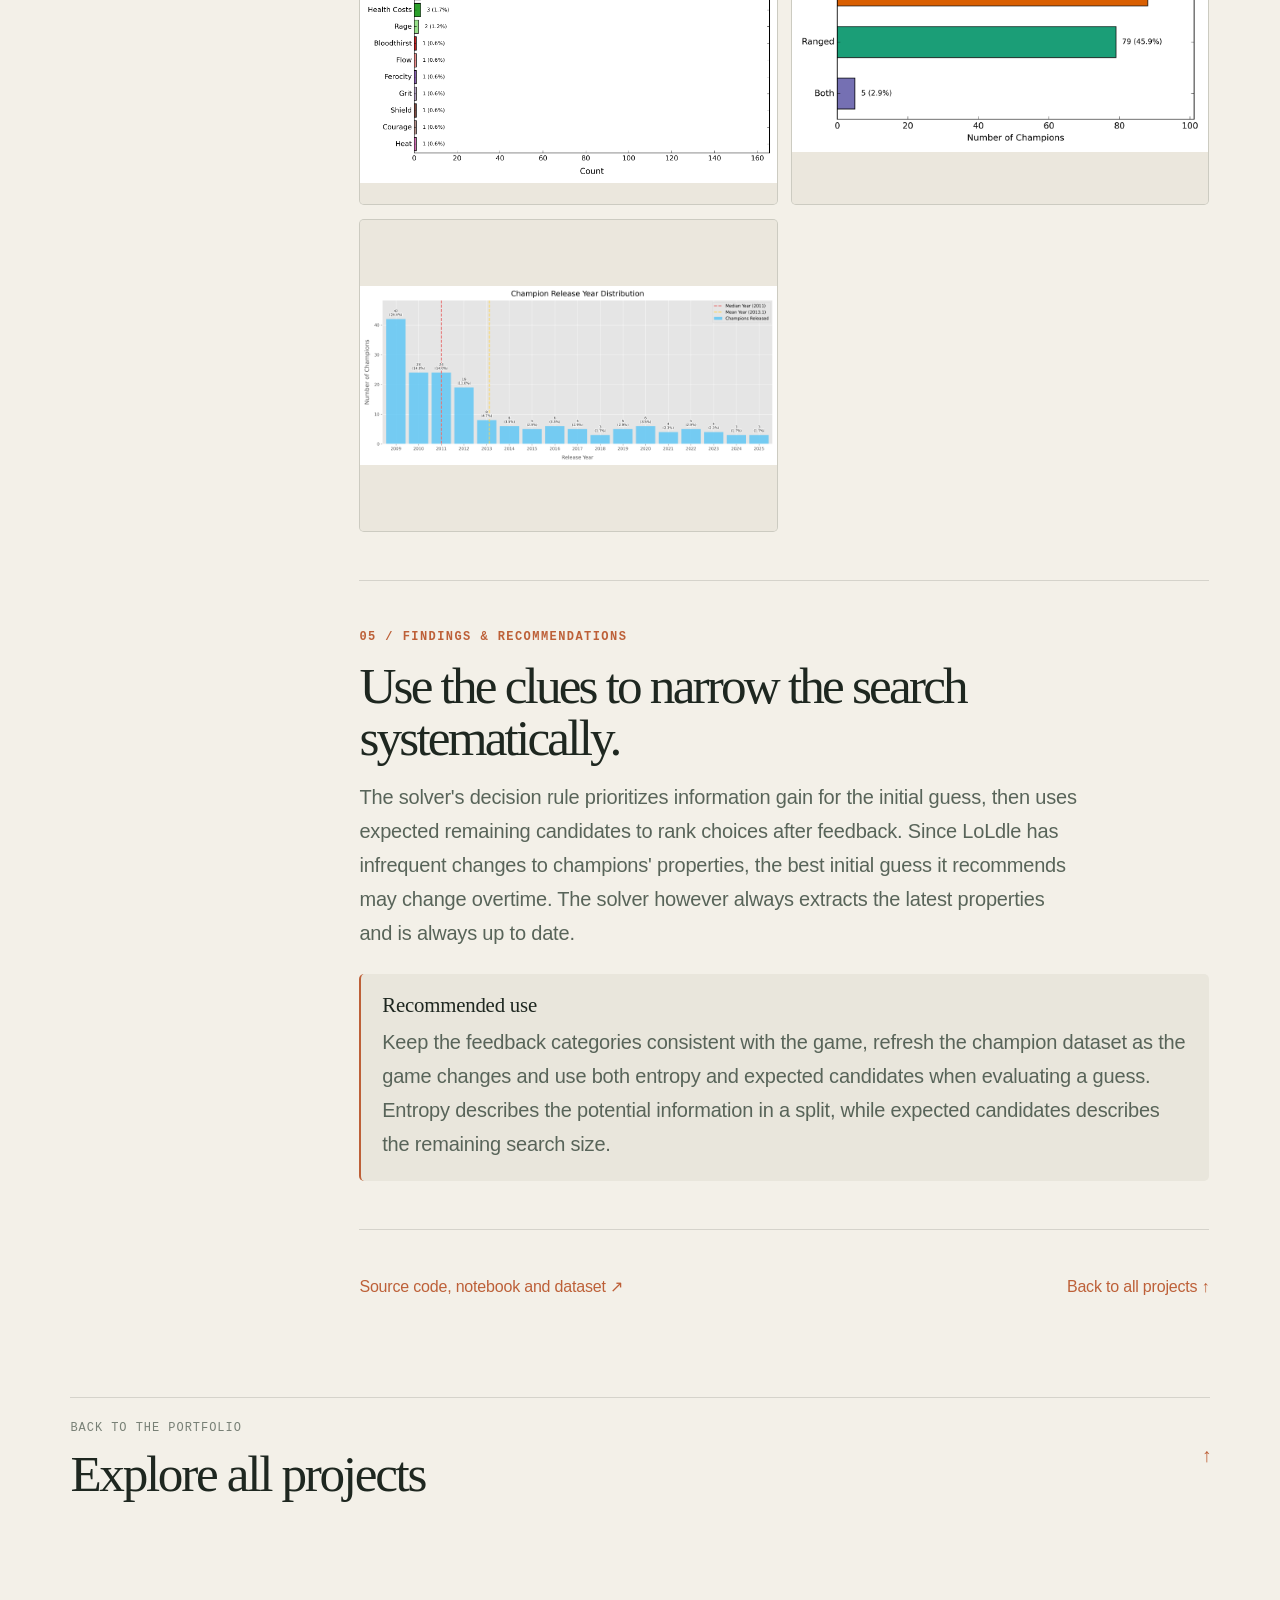
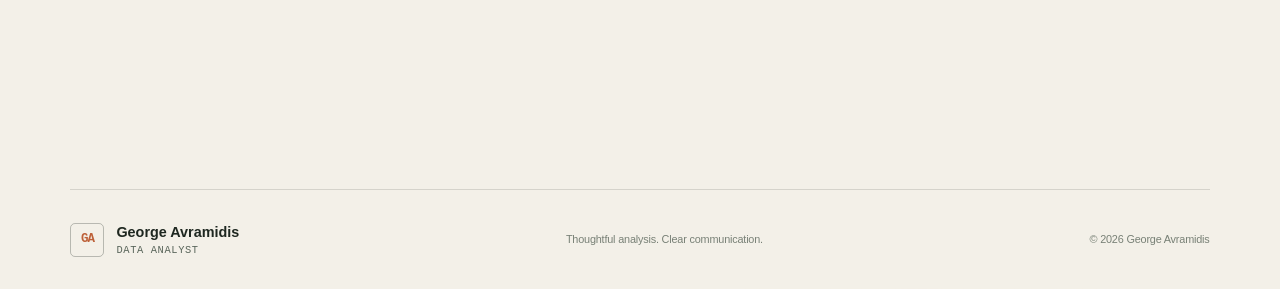
<file: case-studies/loldle-solver.html>
<!doctype html>
<html lang="en" data-theme="dark">
<head>
  <meta charset="utf-8">
  <meta name="viewport" content="width=device-width, initial-scale=1">
  <meta name="theme-color" content="#151a17">
  <meta name="description" content="An information theory based Python solver for LoLdle that ranks guesses by entropy and expected remaining candidates.">
  <title>LoLdle Information Gain Solver | George Avramidis</title>
  <link rel="icon" href="../assets/favicon.svg?v=ga" type="image/svg+xml">
  <link rel="stylesheet" href="../styles.css?v=2026-11-28u">
  <script src="../script.js?v=2026-11-27d" defer></script>
</head>
<body>
  <a class="skip-link" href="#main">Skip to content</a>
  <header class="site-header">
    <a class="brand" href="../index.html" aria-label="George Avramidis home"><span class="brand-mark">GA</span><span class="brand-name">George Avramidis<span>Data Analyst</span></span></a>
    <button class="nav-toggle" type="button" aria-expanded="false" aria-controls="site-nav" aria-label="Open navigation"><span></span><span></span></button>
    <nav class="site-nav" id="site-nav" aria-label="Main navigation"><a href="../index.html#what-i-do">What I do</a><a href="../index.html#projects">Projects</a><a href="../index.html#about">About</a><a href="../index.html#contact">Contact</a><a class="nav-cv" href="../assets/George_Avramidis_CV.pdf?v=2026-11-26" target="_blank" rel="noopener">CV <span aria-hidden="true">↗</span></a></nav>
    <button class="theme-toggle" type="button" aria-label="Switch to light theme" title="Switch theme"><svg class="theme-icon" viewBox="0 0 24 24" aria-hidden="true"><circle cx="12" cy="12" r="4"></circle><path d="M12 2v2m0 16v2M4.93 4.93l1.42 1.42m11.3 11.3 1.42 1.42M2 12h2m16 0h2M4.93 19.07l1.42-1.42m11.3-11.3 1.42-1.42"></path></svg></button>
  </header>
  <main id="main" class="case-page">
    <div class="case-crumb page-wrap"><a href="../index.html#projects">← All projects</a><span>Case study 04 / 04</span></div>
    <section class="case-hero page-wrap">
      <div class="case-title-block reveal">
        <p class="eyebrow">Applied analysis · Information theory</p>
        <h1>LoLdle information<br><span>gain solver</span></h1>
        <p class="case-deck">An interactive Python solver that treats each guess as a way to reduce uncertainty, plus an automated dataset builder and a notebook exploring champion attributes.</p>
        <div class="hero-actions"><a class="button button-primary" href="https://github.com/GeorgeAvramidis/loldle-solver" target="_blank" rel="noopener noreferrer">View on GitHub <span aria-hidden="true">↗</span></a><a class="text-link" href="../index.html#contact">Get in touch</a></div>
      </div>
      <figure class="case-cover reveal"><img src="../assets/projects/loldle/entropy-vs-candidates.png" alt="Scatter plot comparing information entropy and expected remaining candidates for solver guesses"><figcaption>Information gain and expected candidate count</figcaption></figure>
    </section>
    <div class="case-facts page-wrap reveal">
      <div><span>Question</span><strong>Which guess reduces uncertainty?</strong></div><div><span>Data</span><strong>LoLdle champion attributes</strong></div><div><span>Methods</span><strong>Entropy · Feedback simulation</strong></div><div><span>Toolkit</span><strong>Python · NumPy · Pandas</strong></div>
    </div>
    <div class="case-layout page-wrap">
      <aside class="case-sidebar"><p class="detail-label">On this page</p><a href="#question">Business question</a><a href="#dataset">Dataset</a><a href="#method">Methodology</a><a href="#visuals">Visuals</a><a href="#findings">Findings &amp; recommendations</a><a class="sidebar-github" href="https://github.com/GeorgeAvramidis/loldle-solver" target="_blank" rel="noopener noreferrer">GitHub repository ↗</a></aside>
      <div class="case-content">
        <section class="case-section" id="question"><p class="eyebrow">01 / The question</p><h2>Can a guess be chosen for the information it reveals?</h2><p>LoLdle gives feedback about a hidden champion after each guess. This project turns that feedback loop into a decision problem, ranking guesses by how well they split the possible answers instead of relying on trial and error.</p></section>
        <section class="case-section" id="dataset"><p class="eyebrow">02 / The dataset</p><h2>Champion attributes become clues.</h2><p>A dataset builder retrieves champion information used by the game and prepares a current dataset. The analysis includes attributes such as gender, positions, species, region, resource type and release year.</p></section>
        <section class="case-section" id="method"><p class="eyebrow">03 / The workflow</p><h2>Score the guesses, then use the feedback.</h2><ol class="method-list">
          <li><span>01</span><div><strong>Simulate outcomes</strong><p>For each candidate guess, model the feedback patterns it could produce.</p></div></li>
          <li><span>02</span><div><strong>Measure information</strong><p>Calculate entropy across possible feedback patterns and the expected number of candidates left.</p></div></li>
          <li><span>03</span><div><strong>Choose and narrow</strong><p>Start with a high entropy guess, record the game's feedback, then filter the candidate set and rank the next choices.</p></div></li>
          <li><span>04</span><div><strong>Explore the dataset</strong><p>A Jupyter notebook and plots examine champion attributes and how candidate rankings behave.</p></div></li>
        </ol></section>
        <section class="case-section" id="visuals"><p class="eyebrow">04 / The visuals</p><h2>Solver demo and analytical plots.</h2><div class="visual-grid">
          <figure class="visual-card visual-wide"><img src="../assets/projects/loldle/demo.gif" alt="Animated demonstration of the interactive LoLdle solver" loading="lazy"><figcaption>Interactive solver demonstration</figcaption></figure>
          <figure class="visual-card"><img src="../assets/projects/loldle/solver-interface.png" alt="LoLdle game interface used as the input for the solver" loading="lazy"><figcaption>Game interface</figcaption></figure>
          <figure class="visual-card"><img src="../assets/projects/loldle/entropy-vs-candidates.png" alt="Entropy against expected remaining candidates" loading="lazy"><figcaption>Entropy and expected candidates</figcaption></figure>
          <figure class="visual-card"><img src="../assets/projects/loldle/entropy-distribution.png" alt="Distribution of guess entropy scores" loading="lazy"><figcaption>Entropy distribution</figcaption></figure>
          <figure class="visual-card"><img src="../assets/projects/loldle/top-bottom-guesses.png" alt="Comparison of highly ranked and low ranked guesses" loading="lazy"><figcaption>Guess ranking comparison</figcaption></figure>
          <figure class="visual-card"><img src="../assets/projects/loldle/release-timeline-entropy.png" alt="Champion release timeline with entropy midpoint analysis" loading="lazy"><figcaption>Release timeline and entropy</figcaption></figure>
          <figure class="visual-card"><img src="../assets/projects/loldle/champion-gender.png" alt="Champion gender distribution" loading="lazy"><figcaption>Gender distribution</figcaption></figure>
          <figure class="visual-card"><img src="../assets/projects/loldle/champion-position.png" alt="Champion position distribution" loading="lazy"><figcaption>Position distribution</figcaption></figure>
          <figure class="visual-card"><img src="../assets/projects/loldle/champion-species.png" alt="Champion species distribution" loading="lazy"><figcaption>Species distribution</figcaption></figure>
          <figure class="visual-card"><img src="../assets/projects/loldle/region.png" alt="Champion region distribution" loading="lazy"><figcaption>Region distribution</figcaption></figure>
          <figure class="visual-card"><img src="../assets/projects/loldle/region-overlap.png" alt="Heatmap showing overlap between champion regions" loading="lazy"><figcaption>Region overlap</figcaption></figure>
          <figure class="visual-card"><img src="../assets/projects/loldle/resource.png" alt="Champion resource type distribution" loading="lazy"><figcaption>Resource types</figcaption></figure>
          <figure class="visual-card"><img src="../assets/projects/loldle/range-type.png" alt="Champion range type distribution" loading="lazy"><figcaption>Range types</figcaption></figure>
          <figure class="visual-card"><img src="../assets/projects/loldle/release-year.png" alt="Champion counts by release year" loading="lazy"><figcaption>Release years</figcaption></figure>
        </div></section>
        <section class="case-section" id="findings"><p class="eyebrow">05 / Findings &amp; recommendations</p><h2>Use the clues to narrow the search systematically.</h2><p>The solver's decision rule prioritizes information gain for the initial guess, then uses expected remaining candidates to rank choices after feedback. Since LoLdle has infrequent changes to champions' properties, the best initial guess it recommends may change overtime. The solver however always extracts the latest properties and is always up to date.</p>
          <div class="insight-box"><h3>Recommended use</h3><p>Keep the feedback categories consistent with the game, refresh the champion dataset as the game changes and use both entropy and expected candidates when evaluating a guess. Entropy describes the potential information in a split, while expected candidates describes the remaining search size.</p></div>
        </section>
        <div class="case-end-links"><a href="https://github.com/GeorgeAvramidis/loldle-solver" target="_blank" rel="noopener noreferrer">Source code, notebook and dataset <span aria-hidden="true">↗</span></a><a href="../index.html#projects">Back to all projects <span aria-hidden="true">↑</span></a></div>
      </div>
    </div>
    <section class="case-next page-wrap"><span>Back to the portfolio</span><a href="../index.html#projects">Explore all projects <b aria-hidden="true">↑</b></a></section>
  </main>
  <footer class="site-footer page-wrap"><a class="brand brand-footer" href="../index.html"><span class="brand-mark">GA</span><span class="brand-name">George Avramidis<span>Data Analyst</span></span></a><p>Thoughtful analysis. Clear communication.</p><span>© <span data-current-year>2026</span> George Avramidis</span></footer>
</body>
</html>
</file>
<file: styles.css>
@charset "UTF-8";

:root {
  color-scheme: dark;
  --bg: #151a17;
  --bg-soft: #1c221e;
  --surface: #202722;
  --surface-hover: #27312b;
  --line: rgba(231, 237, 223, 0.13);
  --line-strong: rgba(231, 237, 223, 0.25);
  --text: #f0f1e8;
  --muted: #a8b0a7;
  --quiet: #747e75;
  --accent: #f0a16b;
  --accent-ink: #2a170e;
  --warm: #e7a188;
  --display: Georgia, "Times New Roman", serif;
  --body: Inter, "Segoe UI", Arial, sans-serif;
  --mono: "SFMono-Regular", Consolas, "Liberation Mono", monospace;
  --page-width: 1240px;
  --gutter: clamp(1.25rem, 5.5vw, 5.5rem);
  --contact-spacing: clamp(2rem, 4vw, 3.5rem);
  --radius: 5px;
}

html[data-theme="light"] {
  color-scheme: light;
  --bg: #f3f0e8;
  --bg-soft: #ebe7dd;
  --surface: #e9e6dc;
  --surface-hover: #dfded1;
  --line: rgba(31, 40, 33, 0.14);
  --line-strong: rgba(31, 40, 33, 0.28);
  --text: #1e2720;
  --muted: #586459;
  --quiet: #788076;
  --accent: #bd6038;
  --accent-ink: #fff8f1;
  --warm: #9a523b;
}

* {
  box-sizing: border-box;
}

html {
  scroll-behavior: smooth;
  scroll-padding-top: 5rem;
  background: var(--bg);
}

body {
  min-width: 320px;
  margin: 0;
  background:
    radial-gradient(ellipse at 72% 8%, rgba(240, 161, 107, 0.045), transparent 38rem),
    var(--bg);
  color: var(--text);
  font: 400 16px/1.65 var(--body);
  letter-spacing: -0.012em;
  transition: background-color 180ms ease, color 180ms ease;
}

body,
button,
a {
  -webkit-tap-highlight-color: transparent;
}

a {
  color: inherit;
  text-decoration: none;
}

button {
  color: inherit;
  font: inherit;
}

img {
  display: block;
  max-width: 100%;
}

::selection {
  background: var(--accent);
  color: var(--accent-ink);
}

:focus-visible {
  outline: 2px solid var(--accent);
  outline-offset: 4px;
}

.page-wrap {
  width: min(100% - var(--gutter) * 2, var(--page-width));
  margin-inline: auto;
}

.skip-link {
  position: fixed;
  z-index: 30;
  top: 0.75rem;
  left: 0.75rem;
  padding: 0.65rem 1rem;
  transform: translateY(-160%);
  background: var(--accent);
  color: var(--accent-ink);
  font-weight: 700;
}

.skip-link:focus {
  transform: translateY(0);
}

.site-header {
  position: absolute;
  z-index: 10;
  top: 0;
  left: 0;
  display: flex;
  width: 100%;
  min-height: 88px;
  align-items: center;
  justify-content: space-between;
  padding: 0 var(--gutter);
  border-bottom: 1px solid var(--line);
}

.brand {
  display: inline-flex;
  align-items: center;
  gap: 0.75rem;
}

.brand-mark {
  display: grid;
  width: 40px;
  height: 40px;
  place-items: center;
  border: 1px solid var(--line-strong);
  color: var(--accent);
  font: 700 0.78rem/1 var(--mono);
  letter-spacing: -0.08em;
}

.brand-name {
  display: grid;
  font-size: 0.9rem;
  font-weight: 650;
  line-height: 1.25;
  letter-spacing: 0;
}

.brand-name span {
  margin-top: 0.2rem;
  color: var(--muted);
  font: 0.65rem/1.2 var(--mono);
  letter-spacing: 0.06em;
  text-transform: uppercase;
}

.site-nav {
  display: flex;
  align-items: center;
  gap: clamp(1.2rem, 2.4vw, 2.4rem);
  margin-left: auto;
  margin-right: 2rem;
}

.site-nav a {
  color: var(--muted);
  font-size: 1rem;
  transition: color 140ms ease;
}

.site-nav a:hover,
.site-nav a:focus-visible {
  color: var(--text);
}

.site-nav .nav-cv {
  color: var(--accent);
}

.theme-toggle,
.nav-toggle {
  display: grid;
  width: 42px;
  height: 42px;
  flex: 0 0 auto;
  place-items: center;
  border: 1px solid var(--line-strong);
  border-radius: 50%;
  background: transparent;
  cursor: pointer;
}

.theme-icon {
  width: 22px;
  height: 22px;
  fill: none;
  stroke: var(--text);
  stroke-linecap: round;
  stroke-width: 1.6;
}

.nav-toggle {
  display: none;
}

.hero {
  position: relative;
  display: grid;
  min-height: min(850px, 100svh);
  grid-template-columns: 1.05fr 0.95fr;
  align-items: center;
  gap: clamp(2rem, 7vw, 7rem);
  padding-top: 112px;
  padding-bottom: 76px;
}

.hero-copy {
  position: relative;
  z-index: 1;
  padding-bottom: 1rem;
}

.eyebrow,
.detail-label {
  margin: 0;
  color: var(--accent);
  font: 600 0.67rem/1.4 var(--mono);
  letter-spacing: 0.12em;
  text-transform: uppercase;
}

.hero .eyebrow {
  display: flex;
  align-items: center;
  gap: 0.65rem;
  font-size: 12px;
  letter-spacing: 0.02em;
}

.status-dot {
  width: 7px;
  height: 7px;
  border-radius: 50%;
  background: var(--accent);
  box-shadow: 0 0 0 4px color-mix(in srgb, var(--accent) 16%, transparent);
}

h1,
h2,
h3,
p {
  margin-top: 0;
}

.hero h1 {
  margin: 1.2rem 0 0.7rem;
  font: 500 clamp(4.4rem, 9vw, 8.6rem)/0.84 var(--display);
  letter-spacing: -0.08em;
}

.hero h1 span {
  color: var(--accent);
}

.hero-role {
  margin: 1.5rem 0 1rem;
  color: var(--muted);
  font-size: 17px;
}

.hero-role span {
  padding-inline: 0.4rem;
  color: var(--quiet);
}

.hero-intro {
  max-width: 470px;
  margin-bottom: 1.75rem;
  color: var(--muted);
  font-size: 20px;
  line-height: 1.75;
}

.hero-actions {
  display: flex;
  align-items: center;
  gap: 1.6rem;
  flex-wrap: wrap;
}

.button {
  display: inline-flex;
  min-height: 48px;
  align-items: center;
  justify-content: center;
  gap: 1rem;
  padding: 0.7rem 1.1rem;
  border: 1px solid var(--accent);
  border-radius: var(--radius);
  font-size: 0.82rem;
  font-weight: 650;
  transition: transform 160ms ease, background-color 160ms ease;
}

.button:hover {
  transform: translateY(-2px);
}

.button-primary {
  background: var(--accent);
  color: var(--accent-ink);
}

.button-primary:hover {
  background: color-mix(in srgb, var(--accent) 88%, white);
}

.hero-actions .button,
.hero-actions .text-link {
  font-size: 16px;
}

.text-link {
  color: var(--text);
  font-size: 0.83rem;
  text-decoration: underline;
  text-decoration-color: var(--line-strong);
  text-underline-offset: 5px;
}

.text-link span {
  color: var(--accent);
}

.hero-meta {
  display: flex;
  align-items: center;
  gap: 0.8rem;
  margin-top: 3rem;
  color: var(--quiet);
  font: 14px/1 var(--mono);
  letter-spacing: 0.08em;
  text-transform: uppercase;
}

.hero-meta i {
  width: 3px;
  height: 3px;
  border-radius: 50%;
  background: var(--warm);
}

.hero-visual {
  width: min(100%, 500px);
  justify-self: end;
  margin: 1rem 0 0;
  padding: 0.75rem;
  border: 1px solid var(--line-strong);
  background: color-mix(in srgb, var(--surface) 78%, transparent);
}

.hero-visual-head,
.hero-visual figcaption {
  display: flex;
  min-height: 36px;
  align-items: center;
  justify-content: space-between;
  padding-inline: 0.55rem;
  color: var(--muted);
  font: 14px/1.3 var(--mono);
  letter-spacing: 0.07em;
}

.hero-image-link {
  position: relative;
  display: block;
  overflow: hidden;
  background: var(--bg-soft);
}

.hero-image-link img {
  width: 100%;
  aspect-ratio: 1.25 / 1;
  object-fit: contain;
  background: var(--bg-soft);
  filter: saturate(0.83);
  transition: transform 450ms ease;
}

.hero-image-link:hover img {
  transform: scale(1.025);
}

.image-index {
  position: absolute;
  bottom: 0.85rem;
  left: 0.85rem;
  padding: 0.4rem 0.55rem;
  background: rgba(21, 26, 23, 0.86);
  color: #f0f1e8;
  font: 14px/1.4 var(--mono);
  letter-spacing: 0.08em;
}

.hero-visual figcaption {
  min-height: 43px;
  font-family: var(--body);
  font-size: 14px;
  letter-spacing: 0;
}

.hero-visual figcaption a {
  color: var(--accent);
  font-size: 1rem;
}

.scroll-cue {
  position: absolute;
  bottom: 30px;
  left: 0;
  display: flex;
  align-items: center;
  gap: 0.85rem;
  color: var(--quiet);
  font: 14px/1 var(--mono);
  letter-spacing: 0.08em;
  text-transform: uppercase;
}

.scroll-cue span:last-child {
  color: var(--accent);
  font-size: 14px;
}

.section {
  padding-block: clamp(5rem, 10vw, 9rem);
  border-top: 1px solid var(--line);
}

.section-heading {
  display: grid;
  max-width: 780px;
  grid-template-columns: 0.55fr 1.45fr;
  align-items: start;
  column-gap: 2rem;
  margin-bottom: 3.5rem;
}

.section-heading .eyebrow {
  padding-top: 0.9rem;
}

.services-heading {
  display: block;
  max-width: 780px;
}

.services-heading .eyebrow {
  margin-bottom: 0.9rem;
  padding-top: 0;
  font-size: 12px;
}

.services-heading .section-lead {
  max-width: 520px;
  grid-column: auto;
  margin: 0.9rem 0 0;
  font-size: 20px;
}

.section-heading h2,
.about-intro h2,
.contact-copy h2 {
  margin: 0;
  font: 500 clamp(2.8rem, 5.7vw, 5.1rem)/0.98 var(--display);
  letter-spacing: -0.065em;
}

.section-lead {
  max-width: 410px;
  grid-column: 2;
  margin: 1.25rem 0 0;
  color: var(--muted);
  font-size: 0.92rem;
}

.services-grid {
  display: grid;
  grid-template-columns: repeat(4, 1fr);
}

.section-services {
  border-top: 0;
}

.service-card {
  min-height: 270px;
  padding: 1.35rem 1.25rem 1.1rem;
  border-right: 1px solid var(--line);
}

.service-card:first-child {
  padding-left: 0;
}

.service-card:last-child {
  border-right: 0;
  padding-right: 0;
}

.service-number {
  color: var(--warm);
  font: 0.75rem/1 var(--mono);
}

.service-card h3 {
  min-height: 4rem;
  margin: 2.1rem 0 0.85rem;
  font-size: 30px;
  font-weight: 600;
  line-height: 1.35;
  letter-spacing: -0.035em;
}

.service-card p {
  max-width: 250px;
  min-height: 7rem;
  margin-bottom: 1.2rem;
  color: var(--muted);
  font-size: 20px;
  line-height: 1.7;
}

.service-tools {
  display: inline-block;
  color: var(--quiet);
  font: 14px/1.5 var(--mono);
  letter-spacing: 0.03em;
  text-transform: uppercase;
}

.section-projects {
  position: relative;
  background: var(--bg-soft);
  padding: clamp(1rem, 4vw, 3.4rem);
  border-radius: var(--radius);
}

.project-heading {
  display: block;
  max-width: none;
  margin-bottom: 1.5rem;
}

.project-heading h2 {
  max-width: none;
}

@media (min-width: 681px) {
  .project-heading h2 {
    white-space: nowrap;
  }
}

.project-filters {
  display: flex;
  gap: 0.55rem;
  flex-wrap: wrap;
  margin-bottom: 1.8rem;
}

.filter-button {
  min-height: 37px;
  padding: 0.4rem 0.75rem;
  border: 1px solid var(--line-strong);
  border-radius: var(--radius);
  background: transparent;
  color: var(--muted);
  cursor: pointer;
  font-size: 16px;
  transition: color 140ms ease, border-color 140ms ease, background 140ms ease;
}

.filter-button:hover,
.filter-button.is-active {
  border-color: var(--accent);
  background: var(--accent);
  color: var(--accent-ink);
}

.filter-button span {
  margin-left: 0.45rem;
  opacity: 0.72;
  font: 16px/1 var(--mono);
}

.projects-grid {
  display: grid;
  grid-template-columns: repeat(2, minmax(0, 1fr));
  gap: 1.1rem;
}

.project-card {
  overflow: hidden;
  border: 1px solid var(--line);
  background: var(--bg);
  transition: border-color 180ms ease, transform 180ms ease;
}

.project-card:hover {
  transform: translateY(-3px);
  border-color: var(--line-strong);
}

.project-card[hidden] {
  display: none;
}

.project-image {
  position: relative;
  display: block;
  overflow: hidden;
  background: var(--surface);
}

.project-image img {
  width: 100%;
  aspect-ratio: 1.85 / 1;
  object-fit: contain;
  background: var(--bg-soft);
  filter: saturate(0.88);
  transition: transform 400ms ease, filter 400ms ease;
}

.project-image:hover img {
  transform: scale(1.03);
  filter: saturate(1);
}

.project-image-label {
  position: absolute;
  bottom: 0.75rem;
  left: 0.75rem;
  padding: 0.34rem 0.5rem;
  background: rgba(21, 26, 23, 0.87);
  color: #f0f1e8;
  font: 0.54rem/1.3 var(--mono);
  letter-spacing: 0.08em;
}

.project-card-body {
  padding: 1.25rem 1.35rem 1.35rem;
}

.project-kicker {
  display: flex;
  justify-content: space-between;
  gap: 1rem;
  color: var(--quiet);
  font: 12px/1.4 var(--mono);
  letter-spacing: 0.06em;
  text-transform: uppercase;
}

.project-kicker span:first-child {
  color: var(--warm);
}

.project-card h3 {
  margin: 1rem 0 0.45rem;
  font: 500 30px/1.12 var(--display);
  letter-spacing: -0.04em;
}

.project-card h3 a:hover,
.card-link:hover {
  color: var(--accent);
}

.project-card-body > p {
  max-width: 520px;
  min-height: 3.4rem;
  margin-bottom: 1rem;
  color: var(--muted);
  font-size: 17px;
  line-height: 1.7;
}

.tag-list {
  display: flex;
  gap: 0.4rem;
  flex-wrap: wrap;
}

.tag-list span {
  padding: 0.27rem 0.48rem;
  border: 1px solid var(--line);
  color: var(--muted);
  font: 14px/1.3 var(--mono);
}

.card-link {
  display: inline-flex;
  align-items: center;
  gap: 0.55rem;
  margin-top: 1.25rem;
  color: var(--text);
  font-size: 16px;
  font-weight: 600;
}

.card-link span {
  color: var(--accent);
}

.section-about {
  --about-spacing: clamp(1.5rem, 3vw, 2.5rem);
  display: grid;
  grid-template-columns: 0.95fr 1.05fr;
  column-gap: clamp(2rem, 7vw, 7rem);
  row-gap: var(--about-spacing);
  padding-bottom: var(--contact-spacing);
}

.about-intro h2 {
  max-width: 490px;
  margin-top: 1.1rem;
  font-size: clamp(2.7rem, 5vw, 4.7rem);
}

.about-copy {
  max-width: 520px;
  padding-top: 2.3rem;
  text-align: left;
}

@media (min-width: 681px) {
  .about-copy {
    width: calc(100% + 10px);
    max-width: none;
    margin-left: -10px;
  }
}

.about-copy p {
  margin-bottom: 0.7rem;
  color: var(--muted);
  font-size: 20px;
  line-height: 1.65;
}

.about-copy .text-link {
  display: inline-block;
  margin-top: 0.35rem;
  margin-left: 0;
  font-size: 1rem;
}

.section-about .eyebrow,
.section-about .detail-label {
  font-size: 0.75rem;
}

.about-details {
  grid-column: 1 / -1;
  display: grid;
  grid-template-columns: 0.82fr 1.18fr;
  gap: 2rem;
  margin-top: 0;
  padding-top: var(--about-spacing);
  border-top: 1px solid var(--line-strong);
}

.detail-block h3 {
  margin: 0.7rem 0 0.4rem;
  font: 500 30px/1.2 var(--display);
}

.detail-block > p:not(.detail-label) {
  margin-bottom: 0.35rem;
  color: var(--muted);
  font-size: 20px;
}

.detail-block > p > span {
  margin-left: 0.5rem;
  color: var(--quiet);
}

.detail-note {
  max-width: 400px;
  margin-top: 0.6rem;
  line-height: 1.6;
}

.detail-block > .detail-note {
  margin-bottom: 0;
}

.credential-list {
  display: grid;
  gap: 0.6rem;
  margin: 0.7rem 0 0;
  padding: 0;
  list-style: none;
}

.credential-list li {
  display: flex;
  align-items: baseline;
  justify-content: space-between;
  gap: 0.8rem;
  padding-bottom: 0.5rem;
  border-bottom: 1px solid var(--line);
}

.credential-list a {
  font-size: 20px;
}

.credential-list a:hover {
  color: var(--accent);
}

.credential-list a span {
  color: var(--accent);
}

.credential-list small {
  flex: 0 0 auto;
  color: var(--quiet);
  font: 14px/1.4 var(--mono);
  text-transform: uppercase;
}

.skills-strip {
  grid-column: 1 / -1;
  display: grid;
  grid-template-columns: 0.82fr 1.18fr;
  gap: 1.5rem;
  margin-top: 0;
  padding: 1.5rem;
  border: 1px solid var(--line);
  background: var(--bg-soft);
}

.skills-strip h3 {
  max-width: 360px;
  margin: 0.6rem 0 0;
  font: 500 30px/1.15 var(--display);
}

.skills-columns {
  display: grid;
  grid-template-columns: repeat(2, 1fr);
  gap: 0.9rem 1.25rem;
}

.skills-columns div {
  display: grid;
  gap: 0.3rem;
  align-content: start;
}

.skills-columns strong {
  color: var(--text);
  font-size: 25px;
}

.skills-columns span {
  color: var(--muted);
  font-size: 20px;
  line-height: 1.5;
}

.contact-panel {
  display: grid;
  grid-template-columns: 1fr 0.8fr;
  gap: clamp(2rem, 8vw, 8rem);
  padding-block: clamp(4rem, 8vw, 7.5rem);
  padding-top: var(--contact-spacing);
  padding-bottom: calc(var(--contact-spacing) + 1.5rem);
  border-top: 1px solid var(--line);
}

.contact-copy > .eyebrow {
  font-size: 12px;
}

.contact-copy h2 {
  max-width: 580px;
  margin: 1rem 0 1.8rem;
}

.contact-copy .button {
  font-size: 16px;
}

.contact-links {
  align-self: end;
}

.contact-links a {
  display: grid;
  grid-template-columns: 112px minmax(0, 1fr) auto;
  gap: 0.8rem;
  align-items: center;
  padding: 0.8rem 0;
  border-bottom: 1px solid var(--line);
}

.contact-links a:first-child {
  border-top: 1px solid var(--line);
}

.contact-links a > span:first-child {
  color: var(--quiet);
  font: 14px/1.4 var(--mono);
  letter-spacing: 0.06em;
  text-transform: uppercase;
}

.contact-label {
  display: inline-flex;
  align-items: center;
  gap: 0.4rem;
}

.contact-icon {
  width: 14px;
  height: 14px;
  flex: 0 0 14px;
  color: var(--accent);
}

.contact-links strong {
  overflow-wrap: anywhere;
  font-size: 14px;
  line-height: 1.4;
  font-weight: 550;
}

.contact-links a > span:last-child {
  color: var(--accent);
  font-size: 0.85rem;
}

.site-footer {
  display: flex;
  min-height: 100px;
  align-items: center;
  justify-content: space-between;
  gap: 1rem;
  margin-top: 14rem;
  border-top: 1px solid var(--line);
}

.site-footer.home-footer {
  margin-top: 0;
}

.brand-footer .brand-mark {
  width: 34px;
  height: 34px;
}

.site-footer > p,
.site-footer > span {
  margin: 0;
  color: var(--quiet);
  font-size: 0.68rem;
}

.case-crumb {
  display: flex;
  align-items: center;
  justify-content: space-between;
  gap: 1rem;
  margin-top: 112px;
  padding-block: 0.85rem;
  border-bottom: 1px solid var(--line);
  color: var(--quiet);
  font: 12px/1.5 var(--mono);
  letter-spacing: 0.07em;
  text-transform: uppercase;
}

.case-crumb a {
  color: var(--muted);
}

.case-crumb a:hover {
  color: var(--accent);
}

.case-hero {
  display: grid;
  grid-template-columns: 1.05fr 0.95fr;
  align-items: center;
  gap: clamp(2rem, 7vw, 7rem);
  padding-block: clamp(3.5rem, 8vw, 7rem);
}

.case-title-block h1 {
  margin: 1.2rem 0 1rem;
  font: 500 clamp(3.5rem, 7vw, 6.4rem)/0.9 var(--display);
  letter-spacing: -0.075em;
}

.case-title-block h1 span {
  color: var(--accent);
}

.case-title-block > .eyebrow,
.case-section > .eyebrow,
.case-sidebar .detail-label {
  font-size: 12px;
}

.case-deck {
  max-width: 540px;
  margin-bottom: 1.5rem;
  color: var(--muted);
  font-size: 20px;
  line-height: 1.7;
}

.case-cover {
  margin: 0;
  padding: 0.7rem;
  border: 1px solid var(--line-strong);
  background: var(--surface);
}

.case-cover img {
  width: 100%;
  aspect-ratio: 1.4 / 1;
  object-fit: contain;
  background: var(--bg-soft);
}

.case-cover figcaption {
  padding: 0.65rem 0.25rem 0.15rem;
  color: var(--muted);
  font-size: 14px;
}

.case-facts {
  display: grid;
  grid-template-columns: repeat(4, 1fr);
  border-top: 1px solid var(--line-strong);
  border-bottom: 1px solid var(--line-strong);
}

.case-facts div {
  display: grid;
  min-height: 84px;
  align-content: center;
  gap: 0.35rem;
  padding: 0.9rem 1rem;
  border-right: 1px solid var(--line);
}

.case-facts div:first-child {
  padding-left: 0;
}

.case-facts div:last-child {
  border-right: 0;
}

.case-facts span {
  color: var(--quiet);
  font: 12px/1.4 var(--mono);
  letter-spacing: 0.07em;
  text-transform: uppercase;
}

.case-facts strong {
  font-size: 14px;
  font-weight: 560;
}

.case-layout {
  display: grid;
  grid-template-columns: minmax(150px, 0.38fr) minmax(0, 1.62fr);
  gap: clamp(2rem, 7vw, 7rem);
  padding-block: 4rem 6rem;
}

.case-sidebar {
  position: sticky;
  top: 2rem;
  display: grid;
  align-content: start;
  gap: 0.8rem;
  height: fit-content;
  padding-top: 0.5rem;
}

.case-sidebar .detail-label {
  margin-bottom: 0.25rem;
}

.case-sidebar a {
  color: var(--muted);
  font-size: 16px;
}

.case-sidebar a:hover {
  color: var(--accent);
}

.case-sidebar .sidebar-github {
  margin-top: 1rem;
  padding-top: 0.9rem;
  border-top: 1px solid var(--line);
  color: var(--accent);
}

.case-content {
  min-width: 0;
  max-width: 850px;
}

.case-section {
  padding-bottom: 3rem;
  margin-bottom: 3rem;
  border-bottom: 1px solid var(--line);
  scroll-margin-top: 2rem;
}

.case-section:last-of-type {
  margin-bottom: 2rem;
}

.case-section > .eyebrow {
  margin-bottom: 0.85rem;
}

.case-section h2 {
  max-width: 720px;
  margin-bottom: 1rem;
  font: 500 clamp(2rem, 4vw, 3.5rem)/1.02 var(--display);
  letter-spacing: -0.055em;
}

.case-section > p:not(.eyebrow) {
  max-width: 720px;
  color: var(--muted);
  font-size: 20px;
  line-height: 1.7;
}

.case-section code {
  padding: 0.12rem 0.32rem;
  background: var(--surface);
  color: var(--accent);
  font: 0.85em var(--mono);
}

.inline-source {
  display: inline-flex;
  align-items: center;
  gap: 0.5rem;
  margin-top: 0.4rem;
  color: var(--accent);
  font-size: 16px;
  text-decoration: underline;
  text-decoration-color: var(--line-strong);
  text-underline-offset: 4px;
}

.method-list {
  display: grid;
  gap: 0;
  margin: 1.7rem 0 0;
  padding: 0;
  border-top: 1px solid var(--line);
  list-style: none;
}

.method-list li {
  display: grid;
  grid-template-columns: 42px 1fr;
  gap: 0.8rem;
  padding: 1rem 0;
  border-bottom: 1px solid var(--line);
}

.method-list li > span {
  padding-top: 0.1rem;
  color: var(--warm);
  font: 14px/1.5 var(--mono);
}

.method-list strong {
  font-size: 20px;
}

.method-list p {
  margin: 0.25rem 0 0;
  color: var(--muted);
  font-size: 20px;
  line-height: 1.7;
}

.visual-grid {
  display: grid;
  grid-template-columns: repeat(2, minmax(0, 1fr));
  gap: 0.85rem;
  margin-top: 1.8rem;
}

.visual-card {
  min-width: 0;
  overflow: hidden;
  margin: 0;
  border: 1px solid var(--line);
  background: var(--surface);
}

.visual-card img {
  width: 100%;
  height: 100%;
  max-height: 420px;
  aspect-ratio: 1.55 / 1;
  object-fit: contain;
  background: var(--bg-soft);
}

.visual-card figcaption {
  padding: 0.6rem 0.7rem;
  border-top: 1px solid var(--line);
  color: var(--muted);
  font-size: 14px;
}

.visual-wide {
  grid-column: 1 / -1;
}

.visual-wide img {
  aspect-ratio: 1.95 / 1;
  max-height: 500px;
}

.icon-strip {
  display: flex;
  align-items: center;
  justify-content: center;
  gap: clamp(1rem, 4vw, 3rem);
  margin-top: 1rem;
  padding: 1.2rem;
  border: 1px solid var(--line);
  background: var(--surface);
}

.icon-strip img {
  width: clamp(42px, 8vw, 78px);
  height: clamp(42px, 8vw, 78px);
  object-fit: contain;
}

.insight-box {
  margin-top: 1.5rem;
  padding: 1.2rem 1.3rem;
  border-left: 2px solid var(--accent);
  background: var(--surface);
}

.insight-box h3 {
  margin-bottom: 0.45rem;
  font: 500 1.3rem/1.2 var(--display);
}

.insight-box p {
  margin-bottom: 0;
  color: var(--muted);
  font-size: 20px;
  line-height: 1.7;
}

.metric-pair {
  display: grid;
  overflow: hidden;
  grid-template-columns: repeat(2, 1fr);
  gap: 1px;
  margin: 1.7rem 0;
  border: 1px solid var(--line);
  background: var(--line);
}

.metric-pair div {
  display: grid;
  gap: 0.5rem;
  padding: 1.25rem;
  background: var(--bg);
}

.metric-pair strong {
  color: var(--accent);
  font: 500 clamp(2.4rem, 5vw, 4rem)/1 var(--display);
  letter-spacing: -0.06em;
}

.metric-pair span {
  max-width: 240px;
  color: var(--muted);
  font-size: 20px;
  line-height: 1.6;
}

.metric-triple {
  grid-template-columns: repeat(3, 1fr);
}

.metric-triple strong {
  font-size: clamp(1.8rem, 3.5vw, 2.8rem);
}

.brand-mark,
.hero-visual,
.project-card,
.project-image-label,
.tag-list span,
.skills-strip,
.site-nav,
.case-cover,
.visual-card,
.icon-strip,
.insight-box,
.metric-pair {
  border-radius: var(--radius);
}

.case-end-links {
  display: flex;
  justify-content: space-between;
  gap: 1rem;
  flex-wrap: wrap;
  padding-top: 0.8rem;
}

.case-end-links a {
  color: var(--accent);
  font-size: 16px;
}

.case-next {
  display: grid;
  gap: 0.55rem;
  padding-block: 1.4rem 4rem;
  border-top: 1px solid var(--line);
}

.case-next > span {
  color: var(--quiet);
  font: 12px/1.4 var(--mono);
  letter-spacing: 0.08em;
  text-transform: uppercase;
}

.case-next a {
  display: flex;
  justify-content: space-between;
  gap: 1rem;
  font: 500 clamp(1.8rem, 4vw, 3.4rem)/1.08 var(--display);
  letter-spacing: -0.045em;
}

.case-next a:hover {
  color: var(--accent);
}

.case-next b {
  color: var(--accent);
  font: 400 1.2rem/1 var(--body);
}

.sr-only {
  position: absolute;
  width: 1px;
  height: 1px;
  overflow: hidden;
  clip: rect(0, 0, 0, 0);
  white-space: nowrap;
  clip-path: inset(50%);
}

.reveal {
  opacity: 0;
  transform: translateY(18px);
  transition: opacity 550ms ease, transform 550ms ease;
}

.reveal.is-visible {
  opacity: 1;
  transform: none;
}

@media (max-width: 900px) {
  :root {
    --gutter: clamp(1.2rem, 4vw, 2.5rem);
  }

  .site-header {
    min-height: 76px;
  }

  .site-nav {
    gap: 1.2rem;
    margin-right: 1.2rem;
  }

  .hero {
    min-height: 730px;
    gap: 2.5rem;
  }

  .hero h1 {
    font-size: clamp(4.2rem, 10vw, 6.8rem);
  }

  .services-grid {
    grid-template-columns: repeat(2, 1fr);
  }

  .service-card {
    min-height: 240px;
    border-bottom: 0;
  }

  .service-card:nth-child(2) {
    border-right: 0;
    padding-right: 0;
  }

  .service-card:nth-child(3) {
    padding-left: 0;
  }

  .service-card:nth-child(n + 3) {
    border-bottom: 0;
  }

  .service-card p {
    min-height: 5.6rem;
  }

  .case-hero {
    gap: 2.5rem;
  }

  .case-layout {
    grid-template-columns: minmax(130px, 0.42fr) minmax(0, 1.58fr);
    gap: 2.2rem;
  }
}

@media (max-width: 680px) {
  :root {
    --gutter: 1.15rem;
  }

  body {
    font-size: 15px;
  }

  .site-header {
    position: absolute;
    min-height: 70px;
  }

  .brand-mark {
    width: 35px;
    height: 35px;
  }

  .brand-name {
    font-size: 0.78rem;
  }

  .nav-toggle {
    display: flex;
    width: 40px;
    height: 40px;
    flex-direction: column;
    justify-content: center;
    gap: 5px;
    margin-left: auto;
    border: 0;
  }

  .nav-toggle span {
    width: 19px;
    height: 1px;
    background: var(--text);
    transition: transform 160ms ease;
  }

  .nav-toggle[aria-expanded="true"] span:first-child {
    transform: translateY(3px) rotate(45deg);
  }

  .nav-toggle[aria-expanded="true"] span:last-child {
    transform: translateY(-3px) rotate(-45deg);
  }

  .theme-toggle {
    width: 37px;
    height: 37px;
    margin-left: 0.35rem;
  }

  .site-nav {
    position: absolute;
    top: 69px;
    right: var(--gutter);
    left: var(--gutter);
    display: none;
    align-items: stretch;
    gap: 0;
    margin: 0;
    padding: 0.45rem 1rem;
    border: 1px solid var(--line-strong);
    background: var(--bg-soft);
  }

  .site-nav.is-open {
    display: grid;
  }

  .site-nav a {
    padding: 0.8rem 0;
    border-bottom: 1px solid var(--line);
  }

  .site-nav a:last-child {
    border-bottom: 0;
  }

  .hero {
    min-height: unset;
    grid-template-columns: 1fr;
    gap: 2.4rem;
    padding-top: 130px;
    padding-bottom: 72px;
  }

  .hero h1 {
    margin-top: 1.1rem;
    font-size: clamp(4.4rem, 18vw, 7.4rem);
  }

  .hero-intro {
    max-width: 540px;
  }

  .hero-meta {
    margin-top: 2rem;
  }

  .hero-visual {
    width: 100%;
    justify-self: stretch;
    margin: 0;
  }

  .hero-image-link img {
    aspect-ratio: 1.2 / 1;
  }

  .scroll-cue {
    bottom: 22px;
  }

  .section {
    padding-block: 4.5rem;
  }

  .section-heading,
  .project-heading {
    display: block;
    margin-bottom: 2.2rem;
  }

  .project-heading {
    margin-bottom: 1.5rem;
  }

  .section-heading .eyebrow {
    margin-bottom: 0.8rem;
    padding: 0;
  }

  .section-heading h2,
  .about-intro h2,
  .contact-copy h2 {
    font-size: clamp(2.8rem, 13vw, 4rem);
  }

  .section-lead {
    margin: 0.9rem 0 0;
    font-size: 0.84rem;
  }

  .services-grid {
    grid-template-columns: 1fr;
  }

  .service-card,
  .service-card:first-child,
  .service-card:nth-child(3),
  .service-card:last-child {
    min-height: 0;
    padding: 1.2rem 0;
    border-right: 0;
    border-bottom: 0;
  }

  .service-card h3 {
    min-height: 0;
    margin: 1rem 0 0.5rem;
  }

  .service-card p {
    max-width: 470px;
    min-height: 0;
    margin-bottom: 0.8rem;
  }

  .projects-grid {
    grid-template-columns: 1fr;
    gap: 0.9rem;
  }

  .project-card-body {
    padding: 1rem;
  }

  .project-card-body > p {
    min-height: 0;
  }

  .section-about {
    --about-spacing: 1.2rem;
    grid-template-columns: 1fr;
    gap: var(--about-spacing);
    padding-bottom: var(--contact-spacing);
  }

  .about-copy {
    padding-top: 0;
  }

  .about-details,
  .skills-strip {
    grid-column: 1;
    grid-template-columns: 1fr;
    gap: 1.25rem;
  }

  .skills-strip {
    margin-top: 0;
    padding: 1.25rem;
  }

  .skills-columns {
    grid-template-columns: 1fr;
    gap: 0.75rem;
  }

  .contact-panel {
    grid-template-columns: 1fr;
    gap: 2.6rem;
    padding-top: var(--contact-spacing);
    padding-bottom: calc(var(--contact-spacing) + 1.5rem);
  }

  .section-projects {
    padding: clamp(1rem, 4vw, 3.4rem);
  }

  .contact-links a {
    grid-template-columns: 92px minmax(0, 1fr) auto;
    gap: 0.5rem;
  }

  .contact-links a > span:first-child {
    font-size: 12px;
  }

  .contact-icon {
    width: 12px;
    height: 12px;
    flex-basis: 12px;
  }

  .site-footer {
    min-height: 130px;
    flex-wrap: wrap;
    justify-content: flex-start;
    margin-top: 4rem;
    padding-block: 1.2rem;
  }

  .site-footer > p {
    display: none;
  }

  .site-footer > span {
    margin-left: auto;
  }

  .case-crumb {
    margin-top: 91px;
  }

  .case-hero {
    grid-template-columns: 1fr;
    gap: 2rem;
    padding-block: 3.3rem 2.6rem;
  }

  .case-title-block h1 {
    font-size: clamp(3.3rem, 14vw, 5.2rem);
  }

  .case-cover img {
    aspect-ratio: 1.28 / 1;
  }

  .case-facts {
    grid-template-columns: repeat(2, 1fr);
  }

  .case-facts div:nth-child(2) {
    border-right: 0;
  }

  .case-facts div:nth-child(n + 3) {
    border-top: 1px solid var(--line);
  }

  .case-facts div:first-child {
    padding-left: 0.6rem;
  }

  .case-layout {
    grid-template-columns: 1fr;
    gap: 2.5rem;
    padding-block: 2.5rem 4rem;
  }

  .case-sidebar {
    position: static;
    display: flex;
    align-items: center;
    gap: 0.65rem 1rem;
    flex-wrap: wrap;
    padding: 0 0 1rem;
    border-bottom: 1px solid var(--line);
  }

  .case-sidebar .detail-label {
    width: 100%;
  }

  .case-sidebar a {
    font-size: 16px;
  }

  .case-sidebar .sidebar-github {
    margin-top: 0;
    padding: 0;
    border: 0;
  }

  .case-section {
    padding-bottom: 2.2rem;
    margin-bottom: 2.2rem;
  }
}

@media (max-width: 420px) {
  .visual-grid,
  .metric-pair,
  .metric-triple {
    grid-template-columns: 1fr;
  }

  .visual-wide {
    grid-column: auto;
  }
}

@media (prefers-reduced-motion: reduce) {
  html {
    scroll-behavior: auto;
  }

  *,
  *::before,
  *::after {
    scroll-behavior: auto !important;
    animation-duration: 0.01ms !important;
    animation-iteration-count: 1 !important;
    transition-duration: 0.01ms !important;
  }

  .reveal {
    opacity: 1;
    transform: none;
  }
}
</file>
